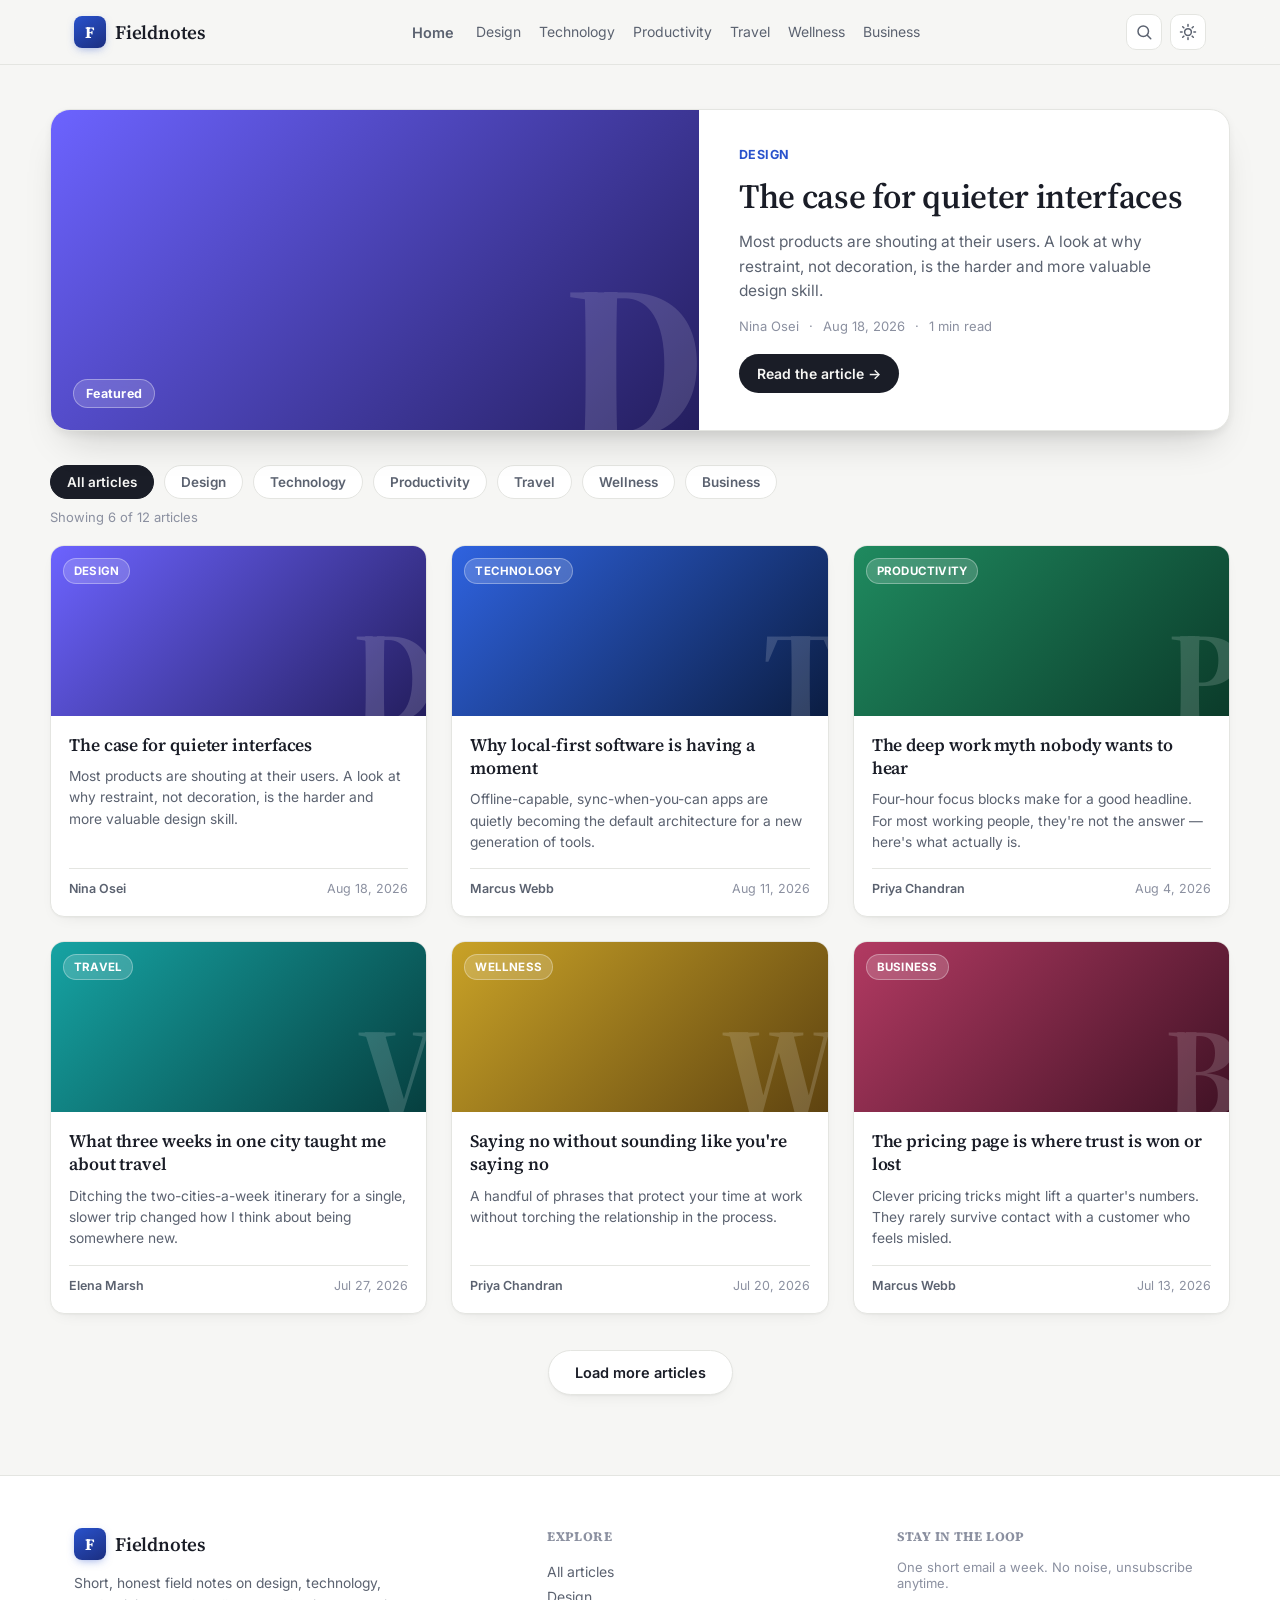
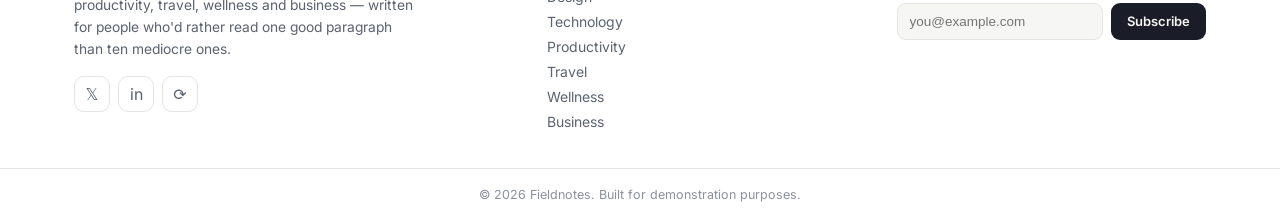
<file: blog-website/index.html>
<!DOCTYPE html>
<html lang="en">
<head>
<meta charset="UTF-8">
<meta name="viewport" content="width=device-width, initial-scale=1.0">
<title>Fieldnotes — Notes on design, tech, work &amp; life</title>
<link rel="preconnect" href="https://fonts.googleapis.com">
<link href="https://fonts.googleapis.com/css2?family=Source+Serif+4:opsz,wght@8..60,400;8..60,500;8..60,600;8..60,700&family=Inter:wght@400;500;600;700&display=swap" rel="stylesheet">
<link rel="stylesheet" href="styles.css">
</head>
<body>

<!-- ============ NAV ============ -->
<header class="nav" id="nav">
  <div class="nav-inner">
    <a href="#home" class="brand" onclick="closeMobileMenu()">
      <span class="brand-mark">F</span>
      <span class="brand-name">Fieldnotes</span>
    </a>

    <nav class="nav-links" id="navLinks">
      <a href="#home" class="nav-link" onclick="closeMobileMenu()">Home</a>
      <div class="nav-cats" id="navCats"></div>
    </nav>

    <div class="nav-actions">
      <button class="icon-btn" id="searchBtn" onclick="openSearch()" aria-label="Search articles" title="Search">
        <svg width="18" height="18" viewBox="0 0 24 24" fill="none"><circle cx="11" cy="11" r="7" stroke="currentColor" stroke-width="2"/><path d="M21 21l-4.3-4.3" stroke="currentColor" stroke-width="2" stroke-linecap="round"/></svg>
      </button>
      <button class="icon-btn" id="themeBtn" onclick="toggleTheme()" aria-label="Toggle dark mode" title="Toggle dark mode">
        <svg id="themeIconSun" width="18" height="18" viewBox="0 0 24 24" fill="none"><circle cx="12" cy="12" r="4.5" stroke="currentColor" stroke-width="2"/><path d="M12 2v2.2M12 19.8V22M4.9 4.9l1.55 1.55M17.55 17.55L19.1 19.1M2 12h2.2M19.8 12H22M4.9 19.1l1.55-1.55M17.55 6.45L19.1 4.9" stroke="currentColor" stroke-width="2" stroke-linecap="round"/></svg>
        <svg id="themeIconMoon" width="18" height="18" viewBox="0 0 24 24" fill="none" style="display:none"><path d="M20 14.5A8.5 8.5 0 1 1 9.5 4a7 7 0 0 0 10.5 10.5z" stroke="currentColor" stroke-width="2" stroke-linejoin="round"/></svg>
      </button>
      <button class="icon-btn menu-btn" id="menuBtn" onclick="toggleMobileMenu()" aria-label="Open menu" title="Menu">
        <svg width="18" height="18" viewBox="0 0 24 24" fill="none"><path d="M3 6h18M3 12h18M3 18h18" stroke="currentColor" stroke-width="2" stroke-linecap="round"/></svg>
      </button>
    </div>
  </div>
</header>

<!-- ============ HOME VIEW ============ -->
<main id="homeView">

  <section class="hero" id="heroSection"></section>

  <section class="filters-section">
    <div class="filters-inner">
      <div class="chip-row" id="chipRow"></div>
      <p class="result-count" id="resultCount"></p>
    </div>
  </section>

  <section class="grid-section">
    <div class="posts-grid" id="postsGrid"></div>
    <div class="load-more-wrap">
      <button class="load-more-btn" id="loadMoreBtn" onclick="loadMore()">Load more articles</button>
      <p class="all-loaded" id="allLoadedMsg" style="display:none">You've reached the end — that's every article for now.</p>
    </div>
  </section>

</main>

<!-- ============ DETAIL VIEW ============ -->
<main id="detailView" style="display:none"></main>

<!-- ============ FOOTER ============ -->
<footer class="footer">
  <div class="footer-inner">
    <div class="footer-brand">
      <div class="brand footer-logo">
        <span class="brand-mark">F</span>
        <span class="brand-name">Fieldnotes</span>
      </div>
      <p class="footer-blurb">Short, honest field notes on design, technology, productivity, travel, wellness and business — written for people who'd rather read one good paragraph than ten mediocre ones.</p>
      <div class="footer-social" id="footerSocial"></div>
    </div>

    <div class="footer-col">
      <h4>Explore</h4>
      <a href="#home" onclick="setCategory('all')">All articles</a>
      <div id="footerCats"></div>
    </div>

    <div class="footer-col">
      <h4>Stay in the loop</h4>
      <p class="footer-note">One short email a week. No noise, unsubscribe anytime.</p>
      <div class="newsletter">
        <input type="email" id="newsletterEmail" placeholder="you@example.com">
        <button onclick="subscribeNewsletter()">Subscribe</button>
      </div>
      <p class="newsletter-msg" id="newsletterMsg"></p>
    </div>
  </div>
  <div class="footer-bottom">
    <p>© <span id="year"></span> Fieldnotes. Built for demonstration purposes.</p>
  </div>
</footer>

<!-- ============ SEARCH OVERLAY ============ -->
<div class="search-overlay" id="searchOverlay">
  <div class="search-panel">
    <div class="search-input-row">
      <svg width="20" height="20" viewBox="0 0 24 24" fill="none"><circle cx="11" cy="11" r="7" stroke="currentColor" stroke-width="2"/><path d="M21 21l-4.3-4.3" stroke="currentColor" stroke-width="2" stroke-linecap="round"/></svg>
      <input type="text" id="searchInput" placeholder="Search articles, categories, tags…" oninput="renderSearchResults()">
      <button class="icon-btn" onclick="closeSearch()" aria-label="Close search">
        <svg width="18" height="18" viewBox="0 0 24 24" fill="none"><path d="M6 6l12 12M18 6L6 18" stroke="currentColor" stroke-width="2" stroke-linecap="round"/></svg>
      </button>
    </div>
    <div class="search-results" id="searchResults"></div>
  </div>
</div>

<script src="data.js"></script>
<script src="script.js"></script>
</body>
</html>
</file>
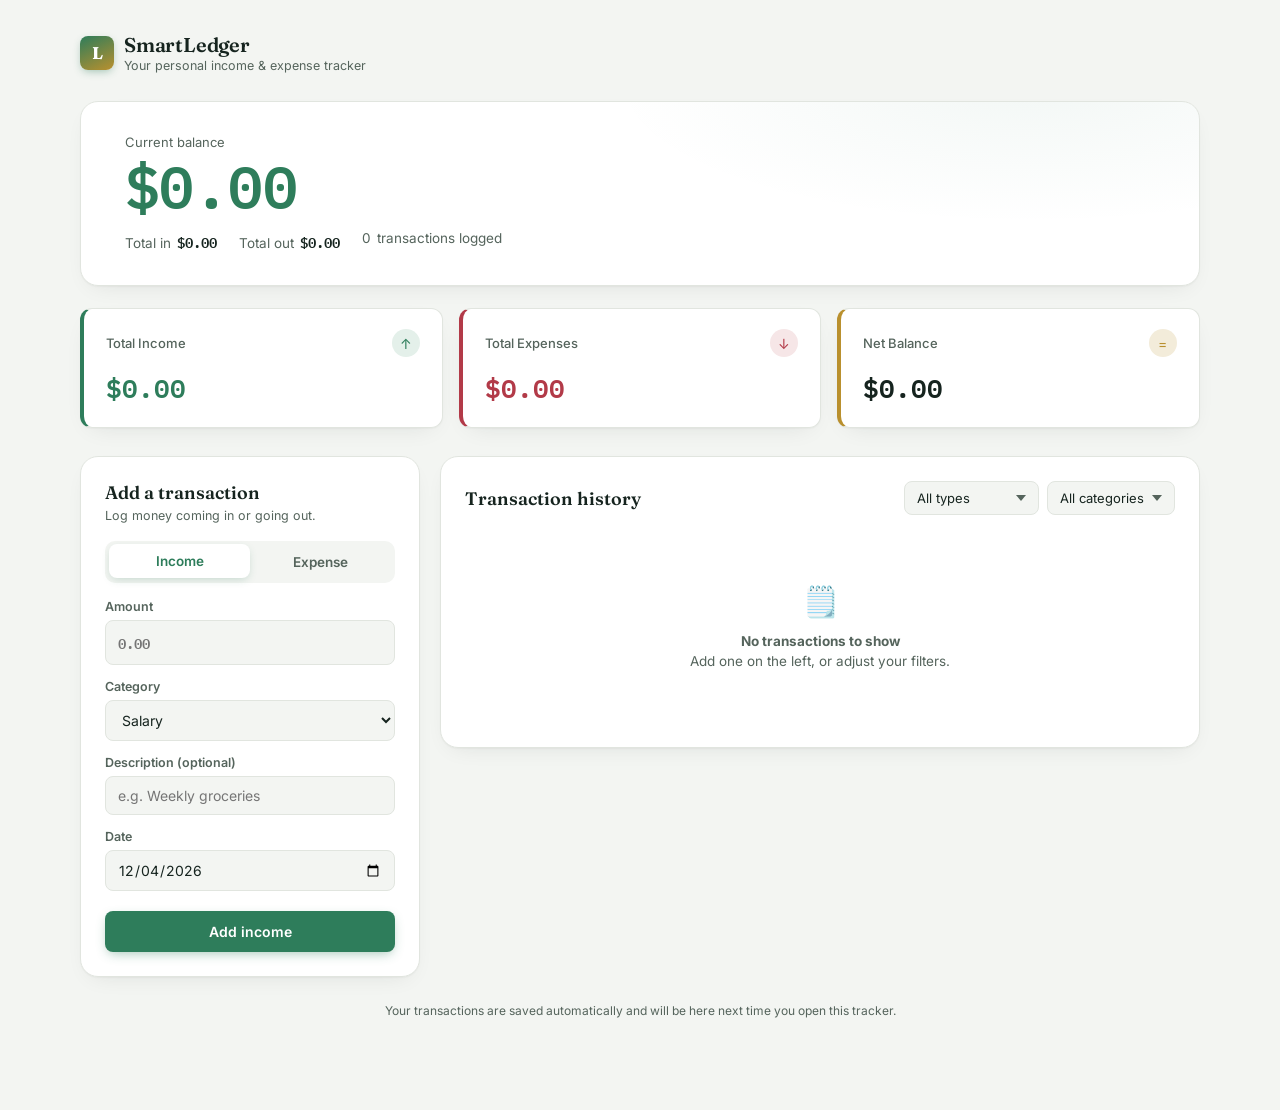
<file: expense-tracker/index.html>
<!DOCTYPE html>
<html lang="en">

<head>
  <meta charset="UTF-8">
  <meta name="viewport" content="width=device-width, initial-scale=1.0">
  <title>Ledger — Personal Finance Tracker</title>
  <link rel="preconnect" href="https://fonts.googleapis.com">
  <link
    href="https://fonts.googleapis.com/css2?family=Fraunces:opsz,wght@9..144,400;9..144,500;9..144,600;9..144,700&family=Inter:wght@400;500;600;700&family=IBM+Plex+Mono:wght@400;500;600&display=swap"
    rel="stylesheet">
  <link rel="stylesheet" href="styles.css">
</head>

<body>
  <div class="wrap">

    <div class="top">
      <div class="brand">
        <div class="brand-mark">L</div>
        <div>
          <div class="brand-name">SmartLedger</div>
          <div class="brand-sub">Your personal income &amp; expense tracker</div>
        </div>
      </div>
    </div>

    <div class="hero">
      <p class="hero-label">Current balance</p>
      <p class="hero-balance" id="heroBalance">$0.00</p>
      <div class="hero-foot">
        <div class="stat">Total in <b id="heroIn">$0.00</b></div>
        <div class="stat">Total out <b id="heroOut">$0.00</b></div>
        <div class="stat"><span id="heroCount">0</span> transactions logged</div>
      </div>
    </div>

    <div class="summary">
      <div class="sum-card income">
        <div class="sum-top"><span class="sum-title">Total Income</span><span class="sum-icon">↑</span></div>
        <div class="sum-amount" id="cardIncome">$0.00</div>
      </div>
      <div class="sum-card expense">
        <div class="sum-top"><span class="sum-title">Total Expenses</span><span class="sum-icon">↓</span></div>
        <div class="sum-amount" id="cardExpense">$0.00</div>
      </div>
      <div class="sum-card balance">
        <div class="sum-top"><span class="sum-title">Net Balance</span><span class="sum-icon">=</span></div>
        <div class="sum-amount" id="cardBalance">$0.00</div>
      </div>
    </div>

    <div class="grid">

      <!-- FORM -->
      <div class="panel form-panel">
        <h2 class="form-title" id="formTitle">Add a transaction</h2>
        <p class="form-sub" id="formSub">Log money coming in or going out.</p>

        <div class="type-toggle">
          <button type="button" class="active income" id="btnIncome" onclick="setType('income')">Income</button>
          <button type="button" class="expense" id="btnExpense" onclick="setType('expense')">Expense</button>
        </div>

        <div id="txForm">
          <div class="field amount">
            <label for="amount">Amount</label>
            <input type="number" id="amount" step="0.01" min="0.01" placeholder="0.00" required>
          </div>
          <div class="field">
            <label for="category">Category</label>
            <select id="category" required></select>
          </div>
          <div class="field">
            <label for="description">Description (optional)</label>
            <input type="text" id="description" placeholder="e.g. Weekly groceries" maxlength="60">
          </div>
          <div class="field">
            <label for="date">Date</label>
            <input type="date" id="date" required>
          </div>
          <button type="button" class="submit-btn income-mode" id="submitBtn" onclick="handleSubmit()">Add
            income</button>
          <button type="button" class="cancel-edit" id="cancelEdit" onclick="cancelEditMode()">Cancel edit</button>
        </div>
      </div>

      <!-- LIST -->
      <div class="panel list-panel">
        <div class="list-head">
          <h2 class="list-title">Transaction history</h2>
          <div class="filters">
            <select id="typeFilter" onchange="renderList()">
              <option value="all">All types</option>
              <option value="income">Income only</option>
              <option value="expense">Expenses only</option>
            </select>
            <select id="categoryFilter" onchange="renderList()">
              <option value="all">All categories</option>
            </select>
          </div>
        </div>
        <div id="txList"></div>
      </div>

    </div>

    <p class="storage-note" id="storageNote">Loading your saved transactions…</p>
  </div>

  <script src="script.js"></script>
</body>

</html>
</file>
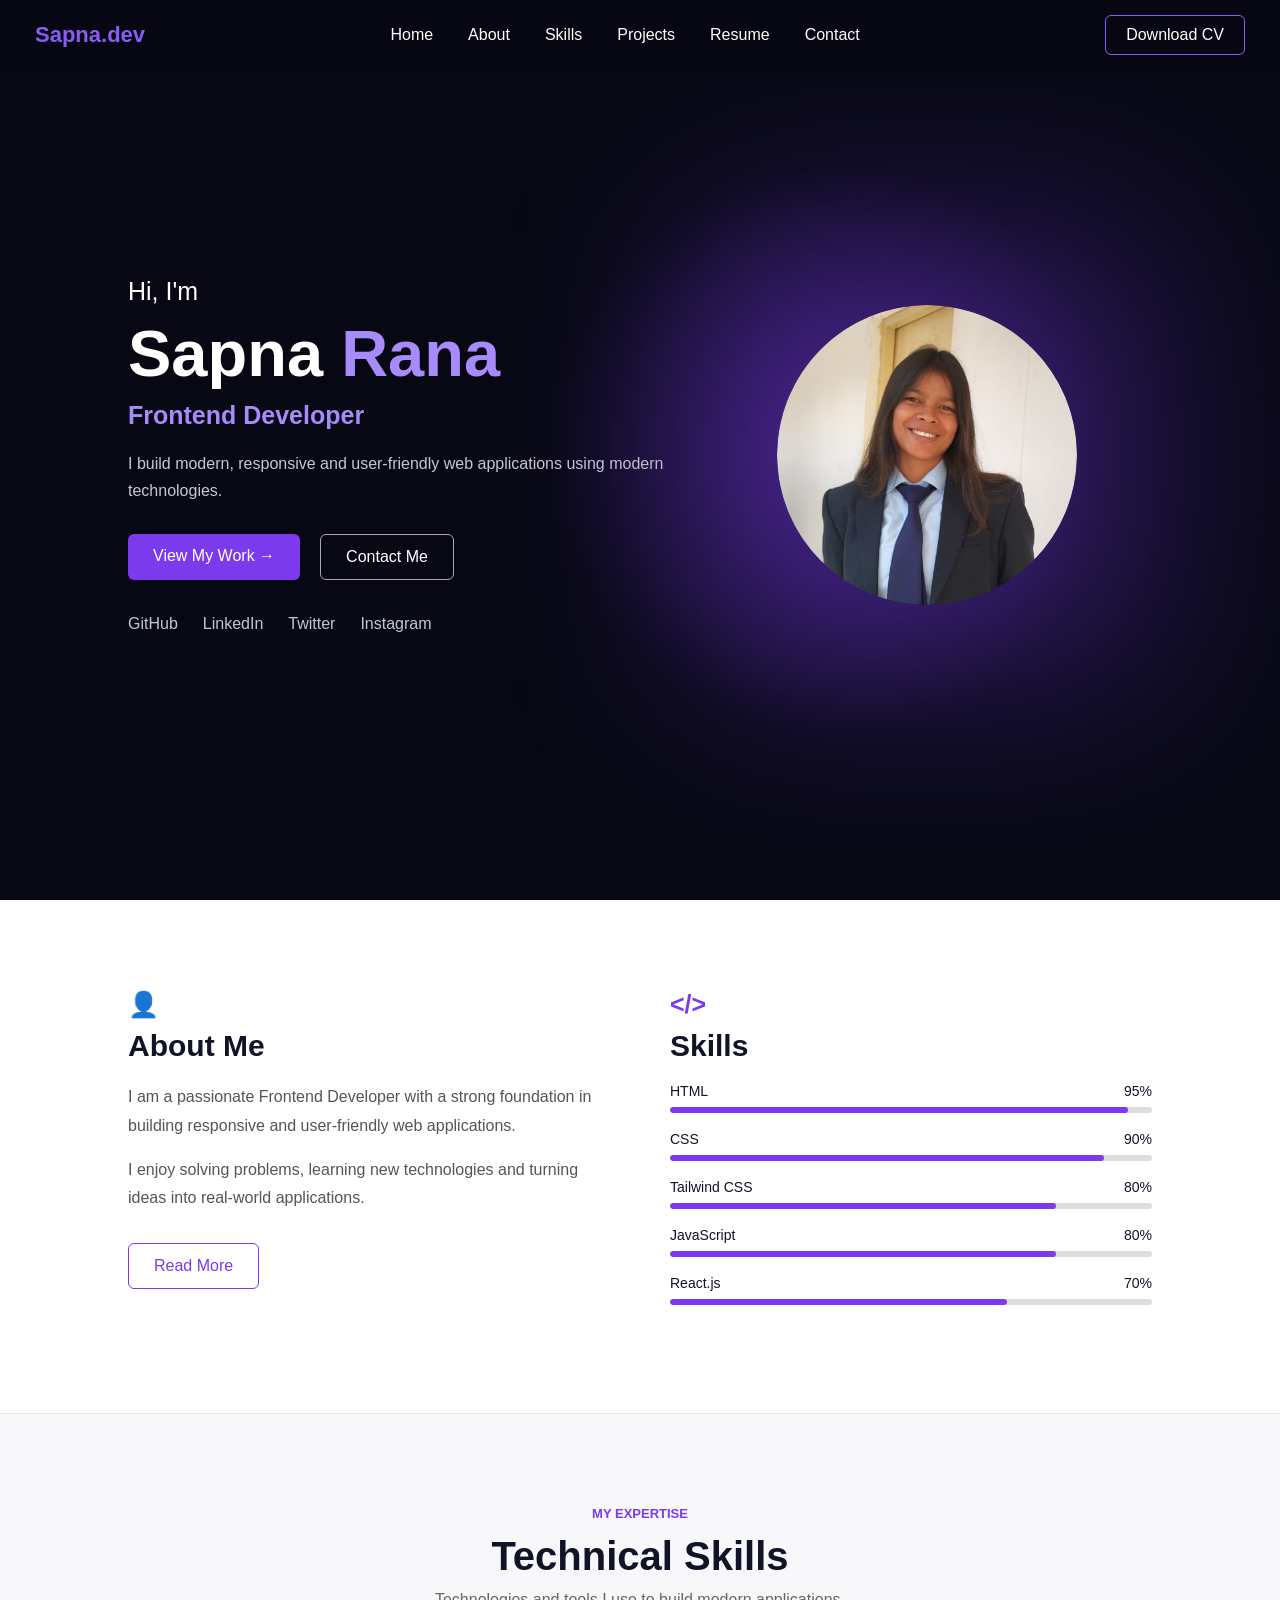
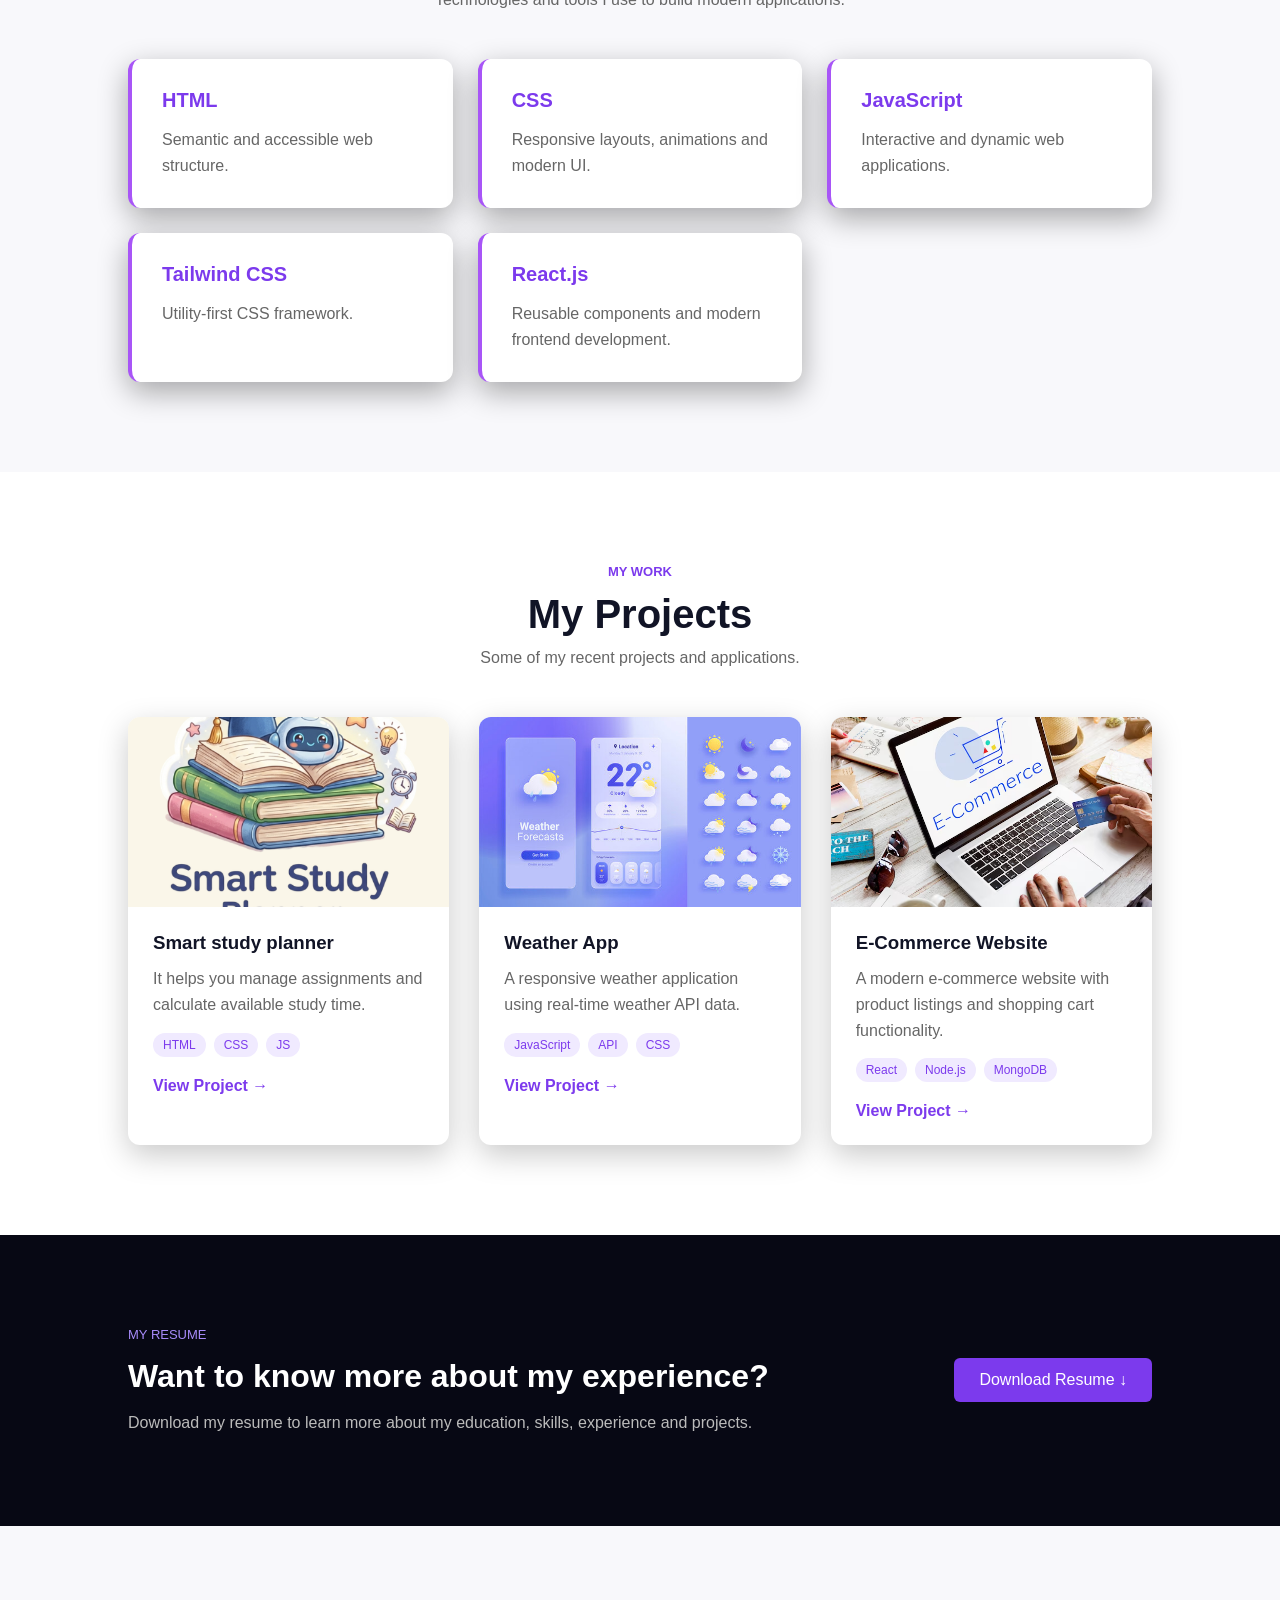
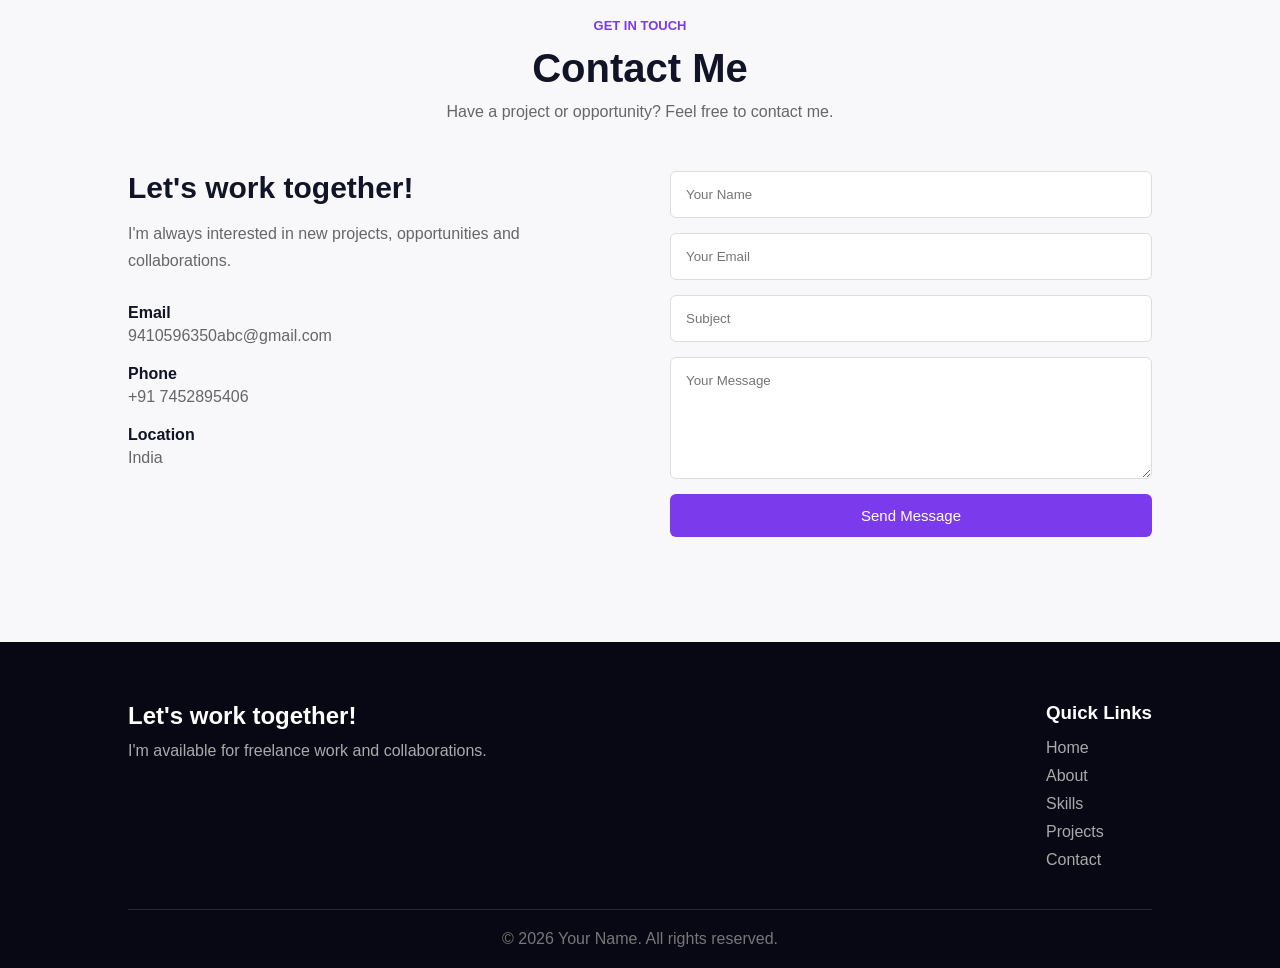
<file: Personal-Portfolio/index.html>
<!DOCTYPE html>
<html lang="en">

<head>
  <meta charset="UTF-8">
  <meta name="viewport" content="width=device-width, initial-scale=1.0">

  <title>Personal Portfolio</title>

  <link rel="stylesheet" href="style.css">
</head>

<body>

  <!-- ================= NAVBAR ================= -->

  <header class="header">

    <nav class="navbar">

      <div class="logo">
        <span>Sapna.dev</span>
      </div>

      <ul class="nav-links" id="navLinks">
        <li><a href="#home">Home</a></li>
        <li><a href="#about">About</a></li>
        <li><a href="#skills">Skills</a></li>
        <li><a href="#projects">Projects</a></li>
        <li><a href="#resume">Resume</a></li>
        <li><a href="#contact">Contact</a></li>
      </ul>

      <a href="assets/resume.pdf" download class="nav-btn">
        Download CV
      </a>

      <div class="menu-btn" id="menuBtn">
        ☰
      </div>

    </nav>

  </header>


  <!-- ================= HOME ================= -->

  <section id="home" class="hero">

    <div class="hero-content">

      <p class="intro">Hi, I'm</p>

      <h1>
        Sapna <span>Rana</span>
      </h1>

      <h2>Frontend Developer</h2>

      <p class="hero-text">
        I build modern, responsive and user-friendly
        web applications using modern technologies.
      </p>

      <div class="hero-buttons">

        <a href="#projects" class="primary-btn">
          View My Work →
        </a>

        <a href="#contact" class="secondary-btn">
          Contact Me
        </a>

      </div>

      <div class="social-links">

        <a href="">GitHub</a>
        <a href="www.linkedin.com/in/sapna-rana-65a644295">LinkedIn</a>
        <a href="#">Twitter</a>
        <a href="#">Instagram</a>

      </div>

    </div>


    <div class="hero-image">

      <div class="image-glow"></div>

      <img src="Assets/portfolio_photo.jpeg" alt="Profile Image">

    </div>

  </section>


  <!-- ================= ABOUT ================= -->

  <section id="about" class="about section">

    <div class="about-content">

      <div class="section-icon">👤</div>

      <h2>About Me</h2>

      <p>
        I am a passionate Frontend Developer with a strong
        foundation in building responsive and user-friendly
        web applications.
      </p>

      <p>
        I enjoy solving problems, learning new technologies
        and turning ideas into real-world applications.
      </p>

      <a href="#contact" class="outline-btn">
        Read More
      </a>

    </div>


    <div class="skills-preview">

      <div class="section-icon">&lt;/&gt;</div>

      <h2>Skills</h2>

      <div class="skill-item">

        <div class="skill-name">
          <span>HTML</span>
          <span>95%</span>
        </div>

        <div class="progress">
          <div class="progress-bar html"></div>
        </div>

      </div>
     


      <div class="skill-item">

        <div class="skill-name">
          <span>CSS</span>
          <span>90%</span>
        </div>

        <div class="progress">
          <div class="progress-bar css"></div>
        </div>

      </div>

      <div class="skill-item">

        <div class="skill-name">
          <span>Tailwind CSS</span>
          <span>80%</span>
        </div>

        <div class="progress">
          <div class="progress-bar tailwind"></div>
        </div>

      </div>


      <div class="skill-item">

        <div class="skill-name">
          <span>JavaScript</span>
          <span>80%</span>
        </div>

        <div class="progress">
          <div class="progress-bar javascript"></div>
        </div>

      </div>


      <div class="skill-item">

        <div class="skill-name">
          <span>React.js</span>
          <span>70%</span>
        </div>

        <div class="progress">
          <div class="progress-bar react"></div>
        </div>

      </div>

    </div>

  </section>


  <!-- ================= SKILLS ================= -->

  <section id="skills" class="skills section">

    <div class="section-heading">

      <span>MY EXPERTISE</span>

      <h2>Technical Skills</h2>

      <p>
        Technologies and tools I use to build modern applications.
      </p>

    </div>


    <div class="skills-grid">

      <div class="skill-card">
        <div class="skill-card-icon">HTML</div>
        <!-- <h3>HTML5</h3> -->
        <p>Semantic and accessible web structure.</p>
      </div>

      <div class="skill-card">
        <div class="skill-card-icon">CSS</div>
        <!-- <h3>CSS3</h3> -->
        <p>Responsive layouts, animations and modern UI.</p>
      </div>

      <div class="skill-card">
        <div class="skill-card-icon">JavaScript</div>
        <!-- <h3>JavaScript</h3> -->
        <p>Interactive and dynamic web applications.</p>
      </div>

      <div class="skill-card">
        <div class="skill-card-icon">Tailwind CSS</div>
        <!-- <h3>Node.js</h3> -->
        <p>Utility-first CSS framework.</p>
      </div>

      <div class="skill-card">
        <div class="skill-card-icon">React.js</div>
        <!-- <h3>React.js</h3> -->
        <p>Reusable components and modern frontend development.</p>
      </div>



      <!-- <div class="skill-card">
        <div class="skill-card-icon">M</div>
        <h3>MongoDB</h3>
        <p>Database management and data storage.</p>
      </div> -->

    </div>

  </section>


  <!-- ================= PROJECTS ================= -->

  <section id="projects" class="projects section">

    <div class="section-heading">

      <span>MY WORK</span>

      <h2>My Projects</h2>

      <p>
        Some of my recent projects and applications.
      </p>

    </div>


    <div class="project-grid">


      <!-- Project 1 -->

      <div class="project-card">

        <div class="project-image">
          <img src="Assets/project1.png" alt="Task Manager Project">
        </div>

        <div class="project-content">

          <h3>Smart study planner</h3>

          <p>
            It helps you manage assignments and calculate available study time.
          </p>

          <div class="tags">
            <span>HTML</span>
            <span>CSS</span>
            <span>JS</span>
          </div>

          <a href="#" class="project-link">
            View Project →
          </a>

        </div>

      </div>


      <!-- Project 2 -->

      <div class="project-card">

        <div class="project-image">
          <img src="Assets/project2.jpg" alt="Weather App">
        </div>

        <div class="project-content">

          <h3>Weather App</h3>

          <p>
            A responsive weather application using
            real-time weather API data.
          </p>

          <div class="tags">
            <span>JavaScript</span>
            <span>API</span>
            <span>CSS</span>
          </div>

          <a href="#" class="project-link">
            View Project →
          </a>

        </div>

      </div>


      <!-- Project 3 -->

      <div class="project-card">

        <div class="project-image">
          <img src="Assets/project3.avif" alt="E-Commerce Website">
        </div>

        <div class="project-content">

          <h3>E-Commerce Website</h3>

          <p>
            A modern e-commerce website with product
            listings and shopping cart functionality.
          </p>

          <div class="tags">
            <span>React</span>
            <span>Node.js</span>
            <span>MongoDB</span>
          </div>

          <a href="#" class="project-link">
            View Project →
          </a>

        </div>

      </div>

    </div>

  </section>


  <!-- ================= RESUME ================= -->

  <section id="resume" class="resume section">

    <div class="resume-box">

      <div>
        <span>MY RESUME</span>

        <h2>
          Want to know more about my experience?
        </h2>

        <p>
          Download my resume to learn more about my
          education, skills, experience and projects.
        </p>
      </div>

      <a href="Assets/resume.pdf" target="_blank" class="primary-btn">
        Download Resume ↓
      </a>

    </div>

  </section>


  <!-- ================= CONTACT ================= -->

  <section id="contact" class="contact section">

    <div class="section-heading">

      <span>GET IN TOUCH</span>

      <h2>Contact Me</h2>

      <p>
        Have a project or opportunity? Feel free to contact me.
      </p>

    </div>


    <div class="contact-container">


      <div class="contact-info">

        <h3>Let's work together!</h3>

        <p>
          I'm always interested in new projects,
          opportunities and collaborations.
        </p>

        <div class="contact-detail">
          <strong>Email</strong>
          <span>9410596350abc@gmail.com</span>
        </div>

        <div class="contact-detail">
          <strong>Phone</strong>
          <span>+91 7452895406</span>
        </div>

        <div class="contact-detail">
          <strong>Location</strong>
          <span>India</span>
        </div>

      </div>


      <form id="contactForm" class="contact-form">

        <input type="text" id="name" placeholder="Your Name">

        <input type="email" id="email" placeholder="Your Email">

        <input type="text" id="subject" placeholder="Subject">

        <textarea id="message" rows="6" placeholder="Your Message"></textarea>

        <button type="submit" class="primary-btn">
          Send Message
        </button>

        <p id="formMessage"></p>

      </form>

    </div>

  </section>


  <!-- ================= FOOTER ================= -->

  <footer class="footer">

    <div class="footer-content">

      <div>

        <h2>Let's work together!</h2>

        <p>
          I'm available for freelance work and collaborations.
        </p>

      </div>


      <div class="footer-links">

        <h3>Quick Links</h3>

        <a href="#home">Home</a>
        <a href="#about">About</a>
        <a href="#skills">Skills</a>
        <a href="#projects">Projects</a>
        <a href="#contact">Contact</a>

      </div>

    </div>


    <div class="copyright">

      © 2026 Your Name. All rights reserved.

    </div>

  </footer>


  <script src="script.js"></script>

</body>

</html>
</file>
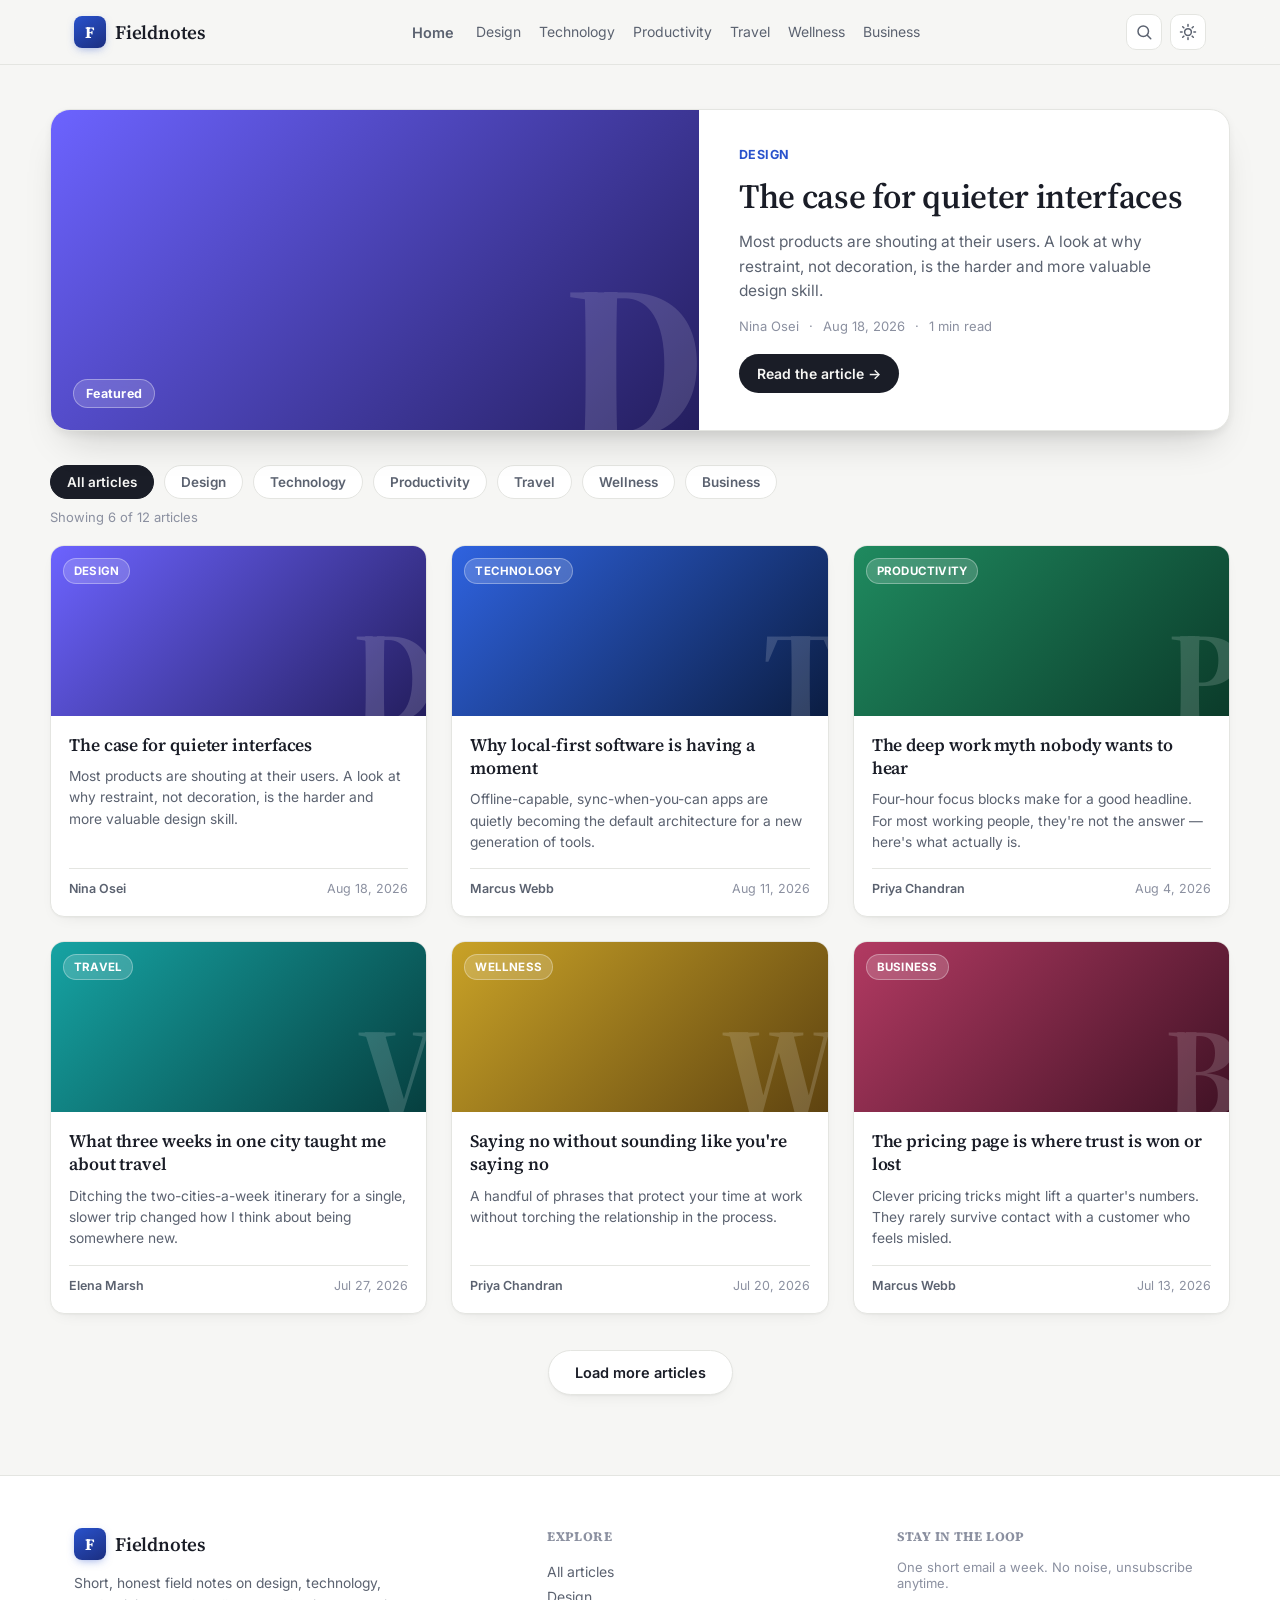
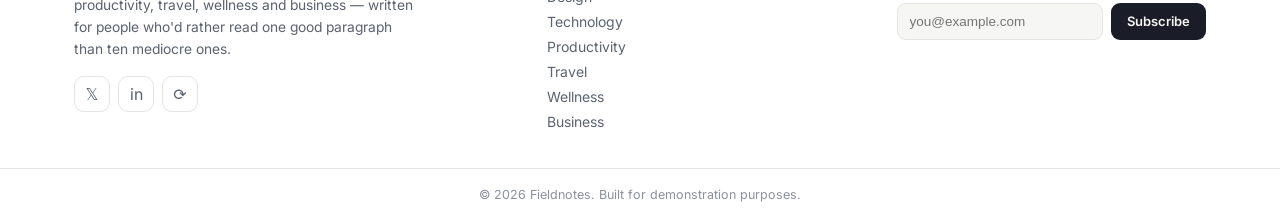
<file: blog-website/blog.html>
<!DOCTYPE html>
<html lang="en">
<head>
<meta charset="UTF-8">
<meta name="viewport" content="width=device-width, initial-scale=1.0">
<title>Fieldnotes — Notes on design, tech, work &amp; life</title>
<link rel="preconnect" href="https://fonts.googleapis.com">
<link href="https://fonts.googleapis.com/css2?family=Source+Serif+4:opsz,wght@8..60,400;8..60,500;8..60,600;8..60,700&family=Inter:wght@400;500;600;700&display=swap" rel="stylesheet">
<style>
:root{
  --bg: #F6F6F4;
  --surface: #FFFFFF;
  --surface-2: #F0F1EE;
  --ink: #1A1D27;
  --ink-soft: #5B6270;
  --ink-faint: #8B90A0;
  --line: #E4E5E1;
  --accent: #2952CC;
  --accent-ink: #FFFFFF;
  --accent-soft: #E7ECFB;
  --accent2: #C9A227;
  --danger: #B23A3A;
  --radius-lg: 20px;
  --radius-md: 14px;
  --radius-sm: 9px;
  --shadow-1: 0 1px 2px rgba(20,20,20,.04), 0 6px 18px -10px rgba(20,20,20,.12);
  --shadow-2: 0 4px 10px rgba(20,20,20,.06), 0 22px 40px -18px rgba(20,20,20,.22);
  --ease: cubic-bezier(.22,.9,.32,1);
  color-scheme: light;
}

html.dark{
  --bg: #14161C;
  --surface: #1C1F28;
  --surface-2: #21242E;
  --ink: #ECEDF1;
  --ink-soft: #9AA0AE;
  --ink-faint: #6C7280;
  --line: #2B2F3A;
  --accent: #6C8CFF;
  --accent-ink: #101322;
  --accent-soft: #232A45;
  --accent2: #E0BB4E;
  --shadow-1: 0 1px 2px rgba(0,0,0,.3), 0 6px 18px -10px rgba(0,0,0,.5);
  --shadow-2: 0 4px 10px rgba(0,0,0,.35), 0 24px 44px -18px rgba(0,0,0,.6);
  color-scheme: dark;
}

*{box-sizing:border-box;}
html{scroll-behavior:smooth;}
html,body{margin:0;padding:0;}
body{
  background:var(--bg);
  color:var(--ink);
  font-family:'Inter',system-ui,sans-serif;
  -webkit-font-smoothing:antialiased;
  transition: background .35s var(--ease), color .35s var(--ease);
}
h1,h2,h3,h4{font-family:'Source Serif 4', Georgia, serif; margin:0;}
p{margin:0;}
a{color:inherit; text-decoration:none;}
button{font-family:inherit;}
img{max-width:100%; display:block;}
::selection{background:var(--accent-soft); color:var(--accent);}

.wrap{max-width:1180px; margin:0 auto; padding:0 24px;}

@keyframes riseIn{
  from{opacity:0; transform:translateY(16px);}
  to{opacity:1; transform:translateY(0);}
}
@keyframes fadeIn{
  from{opacity:0;} to{opacity:1;}
}

/* ================= NAV ================= */
.nav{
  position:sticky; top:0; z-index:50;
  background:color-mix(in srgb, var(--bg) 88%, transparent);
  backdrop-filter: blur(10px);
  border-bottom:1px solid var(--line);
  transition: background .35s var(--ease), border-color .35s var(--ease);
}
.nav-inner{
  max-width:1180px; margin:0 auto; padding:14px 24px;
  display:flex; align-items:center; justify-content:space-between; gap:20px;
}
.brand{display:flex; align-items:center; gap:9px;}
.brand-mark{
  width:32px; height:32px; border-radius:8px;
  background: linear-gradient(150deg, var(--accent), #1B2E80);
  color:#fff; font-family:'Source Serif 4',serif; font-weight:700; font-size:16px;
  display:flex; align-items:center; justify-content:center;
  box-shadow: 0 3px 10px -3px rgba(41,82,204,.55);
  transition: transform .3s var(--ease);
  flex-shrink:0;
}
.brand:hover .brand-mark{transform: rotate(-6deg) scale(1.06);}
.brand-name{font-family:'Source Serif 4', serif; font-weight:600; font-size:19px; letter-spacing:-.01em;}

.nav-links{display:flex; align-items:center; gap:22px;}
.nav-link{font-size:14.5px; font-weight:600; color:var(--ink-soft); transition: color .2s var(--ease);}
.nav-link:hover{color:var(--accent);}
.nav-cats{display:flex; gap:18px;}
.nav-cats a{
  font-size:14px; color:var(--ink-soft); position:relative; padding-bottom:2px;
  transition: color .2s var(--ease);
}
.nav-cats a::after{
  content:""; position:absolute; left:0; right:0; bottom:-3px; height:2px;
  background:var(--accent); transform:scaleX(0); transform-origin:left;
  transition: transform .25s var(--ease);
}
.nav-cats a:hover{color:var(--ink);}
.nav-cats a:hover::after{transform:scaleX(1);}

.nav-actions{display:flex; align-items:center; gap:8px;}
.icon-btn{
  width:36px; height:36px; border-radius:10px; border:1px solid var(--line);
  background:var(--surface); color:var(--ink-soft); cursor:pointer;
  display:flex; align-items:center; justify-content:center;
  transition: transform .18s var(--ease), background .18s var(--ease), color .18s var(--ease), box-shadow .18s var(--ease);
}
.icon-btn:hover{ color:var(--accent); transform:translateY(-2px); box-shadow:var(--shadow-1); background:var(--accent-soft); }
.icon-btn:active{ transform:translateY(0) scale(.94); }
.menu-btn{display:none;}

@media (max-width: 860px){
  .nav-links{
    position:fixed; inset:60px 0 auto 0; background:var(--surface);
    flex-direction:column; align-items:flex-start; gap:4px; padding:14px 24px 20px;
    border-bottom:1px solid var(--line); box-shadow:var(--shadow-2);
    transform: translateY(-12px); opacity:0; pointer-events:none;
    transition: transform .25s var(--ease), opacity .2s var(--ease);
  }
  .nav-links.open{ transform:translateY(0); opacity:1; pointer-events:auto; }
  .nav-cats{flex-direction:column; gap:2px; width:100%;}
  .nav-cats a{padding:9px 4px; width:100%;}
  .nav-link{padding:9px 4px; width:100%;}
  .menu-btn{display:flex;}
}

/* ================= HERO ================= */
.hero{padding:44px 24px 8px;}
.hero-card{
  max-width:1180px; margin:0 auto;
  display:grid; grid-template-columns: 1.1fr .9fr; gap:0;
  background:var(--surface); border:1px solid var(--line); border-radius:var(--radius-lg);
  overflow:hidden; box-shadow:var(--shadow-2);
  animation: riseIn .55s var(--ease) both;
}
.hero-cover{
  position:relative; min-height:320px; display:flex; align-items:flex-end; padding:22px;
  overflow:hidden;
}
.hero-cover .cover-letter{
  position:absolute; right:-6px; bottom:-40px; font-family:'Source Serif 4',serif; font-weight:700;
  font-size:220px; line-height:1; color:rgba(255,255,255,.14); user-select:none;
}
.hero-badge{
  position:relative; z-index:1;
  background:rgba(255,255,255,.16); color:#fff; backdrop-filter: blur(6px);
  border:1px solid rgba(255,255,255,.35);
  font-size:12.5px; font-weight:700; letter-spacing:.02em;
  padding:6px 12px; border-radius:100px;
}
.hero-body{padding:34px 40px; display:flex; flex-direction:column; justify-content:center; gap:14px;}
.hero-cat{font-size:12.5px; font-weight:700; color:var(--accent); text-transform:uppercase; letter-spacing:.04em;}
.hero-title{font-size:clamp(24px, 3vw, 34px); font-weight:600; line-height:1.18; letter-spacing:-.01em;}
.hero-title a{ transition: color .2s var(--ease); }
.hero-title a:hover{ color:var(--accent); }
.hero-excerpt{font-size:15.5px; color:var(--ink-soft); line-height:1.6; max-width:52ch;}
.hero-meta{display:flex; align-items:center; gap:10px; font-size:13px; color:var(--ink-faint);}
.hero-cta{
  margin-top:6px; display:inline-flex; align-items:center; gap:8px;
  background:var(--ink); color:var(--bg); font-weight:600; font-size:14px;
  padding:11px 18px; border-radius:100px; width:fit-content;
  transition: transform .2s var(--ease), box-shadow .2s var(--ease), background .2s var(--ease);
}
.hero-cta:hover{ transform:translateY(-2px) translateX(2px); box-shadow:var(--shadow-2); background:var(--accent); color:#fff; }

@media (max-width: 860px){
  .hero-card{grid-template-columns:1fr;}
  .hero-cover{min-height:200px;}
  .hero-body{padding:26px 24px 32px;}
}

/* ================= FILTER CHIPS ================= */
.filters-section{padding:26px 24px 6px;}
.filters-inner{max-width:1180px; margin:0 auto;}
.chip-row{display:flex; gap:10px; flex-wrap:wrap; margin-bottom:10px;}
.chip{
  padding:8px 16px; border-radius:100px; border:1px solid var(--line);
  background:var(--surface); font-size:13.5px; font-weight:600; color:var(--ink-soft);
  cursor:pointer; transition: transform .18s var(--ease), background .18s var(--ease), color .18s var(--ease), box-shadow .18s var(--ease), border-color .18s var(--ease);
}
.chip:hover{ transform:translateY(-2px); box-shadow:var(--shadow-1); }
.chip.active{ background:var(--ink); color:var(--bg); border-color:var(--ink); }
.result-count{font-size:13px; color:var(--ink-faint);}

/* ================= POSTS GRID ================= */
.grid-section{padding:14px 24px 60px;}
.posts-grid{
  max-width:1180px; margin:0 auto;
  display:grid; grid-template-columns:repeat(3, 1fr); gap:24px;
}
@media (max-width:960px){ .posts-grid{grid-template-columns:repeat(2,1fr);} }
@media (max-width:640px){ .posts-grid{grid-template-columns:1fr;} }

.post-card{
  background:var(--surface); border:1px solid var(--line); border-radius:var(--radius-md);
  overflow:hidden; display:flex; flex-direction:column;
  box-shadow:var(--shadow-1);
  animation: riseIn .5s var(--ease) both;
  transition: transform .25s var(--ease), box-shadow .25s var(--ease), border-color .25s var(--ease);
}
.post-card:hover{
  transform: translateY(-6px);
  box-shadow: var(--shadow-2);
}
.card-cover{
  position:relative; height:170px; overflow:hidden;
}
.card-cover .cover-letter{
  position:absolute; right:-10px; bottom:-26px; font-family:'Source Serif 4',serif; font-weight:700;
  font-size:130px; line-height:1; color:rgba(255,255,255,.16); user-select:none;
  transition: transform .4s var(--ease);
}
.post-card:hover .cover-letter{ transform: scale(1.08) rotate(-2deg); }
.card-tag{
  position:absolute; top:12px; left:12px; z-index:1;
  background:rgba(255,255,255,.18); color:#fff; backdrop-filter: blur(6px);
  border:1px solid rgba(255,255,255,.32);
  font-size:11.5px; font-weight:700; letter-spacing:.02em; text-transform:uppercase;
  padding:5px 10px; border-radius:100px;
}
.card-body{padding:18px 18px 20px; display:flex; flex-direction:column; gap:9px; flex:1;}
.card-title{font-size:17.5px; font-weight:600; line-height:1.32; letter-spacing:-.005em;}
.card-title a{transition: color .2s var(--ease);}
.post-card:hover .card-title a{color:var(--accent);}
.card-excerpt{font-size:13.8px; color:var(--ink-soft); line-height:1.55; flex:1;}
.card-meta{
  display:flex; align-items:center; justify-content:space-between;
  font-size:12.5px; color:var(--ink-faint); margin-top:6px; padding-top:12px; border-top:1px solid var(--line);
}
.card-meta .author{font-weight:600; color:var(--ink-soft);}

.load-more-wrap{max-width:1180px; margin:36px auto 0; text-align:center;}
.load-more-btn{
  padding:13px 26px; border-radius:100px; border:1px solid var(--line);
  background:var(--surface); color:var(--ink); font-weight:600; font-size:14.5px; cursor:pointer;
  box-shadow:var(--shadow-1);
  transition: transform .2s var(--ease), box-shadow .2s var(--ease), background .2s var(--ease), color .2s var(--ease);
}
.load-more-btn:hover{ transform:translateY(-3px); box-shadow:var(--shadow-2); background:var(--ink); color:var(--bg); }
.load-more-btn:active{ transform:translateY(-1px) scale(.98); }
.all-loaded{font-size:13.5px; color:var(--ink-faint); margin-top:4px;}

/* ================= DETAIL VIEW ================= */
.detail-hero{
  padding:0; position:relative; height:340px; overflow:hidden;
  display:flex; align-items:flex-end;
}
.detail-hero .cover-letter{
  position:absolute; right:-10px; bottom:-70px; font-family:'Source Serif 4',serif; font-weight:700;
  font-size:340px; line-height:1; color:rgba(255,255,255,.14); user-select:none;
}
.detail-hero-inner{
  position:relative; z-index:1; max-width:820px; margin:0 auto; width:100%;
  padding:0 24px 34px; color:#fff;
}
.back-link{
  display:inline-flex; align-items:center; gap:6px; font-size:13.5px; font-weight:600;
  color:rgba(255,255,255,.85); margin-bottom:16px; transition: transform .2s var(--ease), color .2s var(--ease);
}
.back-link:hover{ color:#fff; transform:translateX(-3px); }
.detail-badge{
  display:inline-block; background:rgba(255,255,255,.18); backdrop-filter:blur(6px);
  border:1px solid rgba(255,255,255,.35);
  font-size:12px; font-weight:700; letter-spacing:.03em; text-transform:uppercase;
  padding:5px 12px; border-radius:100px; margin-bottom:14px;
}
.detail-title{font-size:clamp(26px,4vw,42px); font-weight:600; line-height:1.15; letter-spacing:-.01em;}

.detail-body-wrap{max-width:760px; margin:0 auto; padding:38px 24px 0;}
.detail-meta{
  display:flex; align-items:center; gap:14px; flex-wrap:wrap;
  font-size:13.5px; color:var(--ink-faint); padding-bottom:26px; border-bottom:1px solid var(--line); margin-bottom:30px;
}
.detail-meta .author-name{font-weight:700; color:var(--ink);}
.detail-content p{
  font-size:17px; line-height:1.8; color:var(--ink); margin-bottom:22px;
  max-width:70ch;
}
.detail-content p:first-of-type::first-letter{
  font-family:'Source Serif 4', serif; font-size:52px; font-weight:700; float:left;
  line-height:.85; padding-right:8px; padding-top:4px; color:var(--accent);
}

.tag-row{display:flex; gap:8px; flex-wrap:wrap; margin:30px 0 0;}
.tag-pill{
  font-size:12.5px; font-weight:600; color:var(--ink-soft); background:var(--surface-2);
  border:1px solid var(--line); padding:6px 12px; border-radius:100px;
  transition: transform .18s var(--ease), background .18s var(--ease), color .18s var(--ease);
}
.tag-pill:hover{ transform:translateY(-2px); background:var(--accent-soft); color:var(--accent); }

.share-row{
  display:flex; align-items:center; gap:10px; margin:30px 0 6px; padding:22px 0;
  border-top:1px solid var(--line); border-bottom:1px solid var(--line);
}
.share-label{font-size:13px; font-weight:600; color:var(--ink-soft); margin-right:4px;}
.share-btn{
  width:38px; height:38px; border-radius:10px; border:1px solid var(--line);
  background:var(--surface); color:var(--ink-soft); cursor:pointer;
  display:flex; align-items:center; justify-content:center;
  transition: transform .18s var(--ease), box-shadow .18s var(--ease), background .18s var(--ease), color .18s var(--ease);
}
.share-btn:hover{ transform:translateY(-3px) rotate(-4deg); box-shadow:var(--shadow-1); background:var(--accent); color:#fff; border-color:var(--accent); }
.share-btn.copied{ background:var(--accent2); color:#fff; border-color:var(--accent2); }

/* Related */
.related-section{max-width:1180px; margin:0 auto; padding:50px 24px 10px;}
.related-title{font-size:22px; font-weight:600; margin-bottom:20px;}
.related-grid{display:grid; grid-template-columns:repeat(3,1fr); gap:22px;}
@media (max-width:860px){ .related-grid{grid-template-columns:1fr;} }

/* Comments */
.comments-section{max-width:760px; margin:0 auto; padding:50px 24px 70px;}
.comments-title{font-size:20px; font-weight:600; margin-bottom:22px;}
.comment-form{
  background:var(--surface); border:1px solid var(--line); border-radius:var(--radius-md);
  padding:18px; margin-bottom:28px; box-shadow:var(--shadow-1);
}
.comment-form-row{display:flex; gap:10px; margin-bottom:10px;}
.comment-form input, .comment-form textarea{
  width:100%; padding:10px 12px; border:1px solid var(--line); border-radius:var(--radius-sm);
  background:var(--bg); color:var(--ink); font-family:'Inter'; font-size:14px;
  transition: border-color .18s var(--ease), box-shadow .18s var(--ease), transform .18s var(--ease);
}
.comment-form textarea{resize:vertical; min-height:80px;}
.comment-form input:focus, .comment-form textarea:focus{
  outline:none; border-color:var(--accent); box-shadow:0 0 0 3px var(--accent-soft); transform:translateY(-1px);
}
.comment-submit{
  padding:10px 20px; border:none; border-radius:100px; background:var(--accent); color:#fff;
  font-weight:600; font-size:13.5px; cursor:pointer;
  box-shadow: 0 4px 12px -3px rgba(41,82,204,.45);
  transition: transform .18s var(--ease), box-shadow .18s var(--ease);
}
.comment-submit:hover{ transform:translateY(-2px); box-shadow:0 10px 20px -6px rgba(41,82,204,.5); }
.comment-submit:active{ transform:translateY(0) scale(.97); }

.comment-item{
  display:flex; gap:12px; padding:16px 0; border-bottom:1px solid var(--line);
  animation: riseIn .35s var(--ease) both;
}
.comment-avatar{
  width:36px; height:36px; border-radius:50%; flex-shrink:0;
  background: linear-gradient(150deg, var(--accent), var(--accent2));
  color:#fff; font-weight:700; font-size:14px; display:flex; align-items:center; justify-content:center;
}
.comment-name{font-size:14px; font-weight:700;}
.comment-date{font-size:12px; color:var(--ink-faint); margin-left:8px; font-weight:400;}
.comment-text{font-size:14.5px; color:var(--ink-soft); line-height:1.55; margin-top:3px;}
.no-comments{font-size:13.5px; color:var(--ink-faint); padding:10px 0;}

/* ================= SEARCH OVERLAY ================= */
.search-overlay{
  position:fixed; inset:0; z-index:100; background:rgba(10,10,14,.5); backdrop-filter: blur(4px);
  display:flex; align-items:flex-start; justify-content:center; padding:80px 20px;
  opacity:0; pointer-events:none; transition: opacity .25s var(--ease);
}
.search-overlay.open{ opacity:1; pointer-events:auto; }
.search-panel{
  width:100%; max-width:640px; background:var(--surface); border-radius:var(--radius-lg);
  box-shadow:var(--shadow-2); border:1px solid var(--line); overflow:hidden;
  transform: translateY(-16px) scale(.98); transition: transform .25s var(--ease);
  max-height:70vh; display:flex; flex-direction:column;
}
.search-overlay.open .search-panel{ transform: translateY(0) scale(1); }
.search-input-row{ display:flex; align-items:center; gap:10px; padding:16px 18px; border-bottom:1px solid var(--line); color:var(--ink-faint); }
.search-input-row input{
  flex:1; border:none; outline:none; background:transparent; color:var(--ink); font-size:16px; font-family:'Inter';
}
.search-results{ overflow-y:auto; padding:8px; }
.search-result-item{
  display:flex; gap:12px; align-items:center; padding:11px 12px; border-radius:var(--radius-sm); cursor:pointer;
  transition: background .15s var(--ease);
}
.search-result-item:hover{ background:var(--surface-2); }
.sr-cover{ width:44px; height:44px; border-radius:8px; flex-shrink:0; }
.sr-title{ font-size:14.5px; font-weight:600; }
.sr-meta{ font-size:12px; color:var(--ink-faint); }
.search-empty{ text-align:center; padding:40px 20px; color:var(--ink-faint); font-size:14px; }

/* ================= FOOTER ================= */
.footer{ background:var(--surface); border-top:1px solid var(--line); margin-top:20px; }
.footer-inner{
  max-width:1180px; margin:0 auto; padding:52px 24px 34px;
  display:grid; grid-template-columns:1.4fr 1fr 1fr; gap:40px;
}
@media (max-width:760px){ .footer-inner{grid-template-columns:1fr; gap:32px;} }
.footer-logo{ margin-bottom:12px; }
.footer-blurb{ font-size:13.8px; color:var(--ink-soft); line-height:1.6; max-width:38ch; }
.footer-social{ display:flex; gap:8px; margin-top:16px; }
.footer-col h4{ font-size:13px; font-weight:700; text-transform:uppercase; letter-spacing:.03em; color:var(--ink-faint); margin-bottom:14px; }
.footer-col a{ display:block; font-size:14px; color:var(--ink-soft); padding:4px 0; transition: color .18s var(--ease), transform .18s var(--ease); }
.footer-col a:hover{ color:var(--accent); transform:translateX(3px); }
.footer-note{ font-size:13px; color:var(--ink-faint); margin-bottom:12px; }
.newsletter{ display:flex; gap:8px; }
.newsletter input{
  flex:1; min-width:0; padding:10px 12px; border-radius:var(--radius-sm); border:1px solid var(--line);
  background:var(--bg); color:var(--ink); font-size:13.5px;
  transition: border-color .18s var(--ease), box-shadow .18s var(--ease);
}
.newsletter input:focus{ outline:none; border-color:var(--accent); box-shadow:0 0 0 3px var(--accent-soft); }
.newsletter button{
  padding:10px 16px; border:none; border-radius:var(--radius-sm); background:var(--ink); color:var(--bg);
  font-weight:600; font-size:13px; cursor:pointer; white-space:nowrap;
  transition: transform .18s var(--ease), background .18s var(--ease);
}
.newsletter button:hover{ transform:translateY(-2px); background:var(--accent); color:#fff; }
.newsletter-msg{ font-size:12.5px; color:var(--accent); margin-top:8px; min-height:16px; }
.footer-bottom{
  border-top:1px solid var(--line); padding:18px 24px; text-align:center;
  font-size:12.5px; color:var(--ink-faint);
}

@media (prefers-reduced-motion: reduce){
  *{ animation-duration:.001s !important; transition-duration:.001s !important; scroll-behavior:auto !important; }
}

</style>
</head>
<body>

<!-- ============ NAV ============ -->
<header class="nav" id="nav">
  <div class="nav-inner">
    <a href="#home" class="brand" onclick="closeMobileMenu()">
      <span class="brand-mark">F</span>
      <span class="brand-name">Fieldnotes</span>
    </a>

    <nav class="nav-links" id="navLinks">
      <a href="#home" class="nav-link" onclick="closeMobileMenu()">Home</a>
      <div class="nav-cats" id="navCats"></div>
    </nav>

    <div class="nav-actions">
      <button class="icon-btn" id="searchBtn" onclick="openSearch()" aria-label="Search articles" title="Search">
        <svg width="18" height="18" viewBox="0 0 24 24" fill="none"><circle cx="11" cy="11" r="7" stroke="currentColor" stroke-width="2"/><path d="M21 21l-4.3-4.3" stroke="currentColor" stroke-width="2" stroke-linecap="round"/></svg>
      </button>
      <button class="icon-btn" id="themeBtn" onclick="toggleTheme()" aria-label="Toggle dark mode" title="Toggle dark mode">
        <svg id="themeIconSun" width="18" height="18" viewBox="0 0 24 24" fill="none"><circle cx="12" cy="12" r="4.5" stroke="currentColor" stroke-width="2"/><path d="M12 2v2.2M12 19.8V22M4.9 4.9l1.55 1.55M17.55 17.55L19.1 19.1M2 12h2.2M19.8 12H22M4.9 19.1l1.55-1.55M17.55 6.45L19.1 4.9" stroke="currentColor" stroke-width="2" stroke-linecap="round"/></svg>
        <svg id="themeIconMoon" width="18" height="18" viewBox="0 0 24 24" fill="none" style="display:none"><path d="M20 14.5A8.5 8.5 0 1 1 9.5 4a7 7 0 0 0 10.5 10.5z" stroke="currentColor" stroke-width="2" stroke-linejoin="round"/></svg>
      </button>
      <button class="icon-btn menu-btn" id="menuBtn" onclick="toggleMobileMenu()" aria-label="Open menu" title="Menu">
        <svg width="18" height="18" viewBox="0 0 24 24" fill="none"><path d="M3 6h18M3 12h18M3 18h18" stroke="currentColor" stroke-width="2" stroke-linecap="round"/></svg>
      </button>
    </div>
  </div>
</header>

<!-- ============ HOME VIEW ============ -->
<main id="homeView">

  <section class="hero" id="heroSection"></section>

  <section class="filters-section">
    <div class="filters-inner">
      <div class="chip-row" id="chipRow"></div>
      <p class="result-count" id="resultCount"></p>
    </div>
  </section>

  <section class="grid-section">
    <div class="posts-grid" id="postsGrid"></div>
    <div class="load-more-wrap">
      <button class="load-more-btn" id="loadMoreBtn" onclick="loadMore()">Load more articles</button>
      <p class="all-loaded" id="allLoadedMsg" style="display:none">You've reached the end — that's every article for now.</p>
    </div>
  </section>

</main>

<!-- ============ DETAIL VIEW ============ -->
<main id="detailView" style="display:none"></main>

<!-- ============ FOOTER ============ -->
<footer class="footer">
  <div class="footer-inner">
    <div class="footer-brand">
      <div class="brand footer-logo">
        <span class="brand-mark">F</span>
        <span class="brand-name">Fieldnotes</span>
      </div>
      <p class="footer-blurb">Short, honest field notes on design, technology, productivity, travel, wellness and business — written for people who'd rather read one good paragraph than ten mediocre ones.</p>
      <div class="footer-social" id="footerSocial"></div>
    </div>

    <div class="footer-col">
      <h4>Explore</h4>
      <a href="#home" onclick="setCategory('all')">All articles</a>
      <div id="footerCats"></div>
    </div>

    <div class="footer-col">
      <h4>Stay in the loop</h4>
      <p class="footer-note">One short email a week. No noise, unsubscribe anytime.</p>
      <div class="newsletter">
        <input type="email" id="newsletterEmail" placeholder="you@example.com">
        <button onclick="subscribeNewsletter()">Subscribe</button>
      </div>
      <p class="newsletter-msg" id="newsletterMsg"></p>
    </div>
  </div>
  <div class="footer-bottom">
    <p>© <span id="year"></span> Fieldnotes. Built for demonstration purposes.</p>
  </div>
</footer>

<!-- ============ SEARCH OVERLAY ============ -->
<div class="search-overlay" id="searchOverlay">
  <div class="search-panel">
    <div class="search-input-row">
      <svg width="20" height="20" viewBox="0 0 24 24" fill="none"><circle cx="11" cy="11" r="7" stroke="currentColor" stroke-width="2"/><path d="M21 21l-4.3-4.3" stroke="currentColor" stroke-width="2" stroke-linecap="round"/></svg>
      <input type="text" id="searchInput" placeholder="Search articles, categories, tags…" oninput="renderSearchResults()">
      <button class="icon-btn" onclick="closeSearch()" aria-label="Close search">
        <svg width="18" height="18" viewBox="0 0 24 24" fill="none"><path d="M6 6l12 12M18 6L6 18" stroke="currentColor" stroke-width="2" stroke-linecap="round"/></svg>
      </button>
    </div>
    <div class="search-results" id="searchResults"></div>
  </div>
</div>

<script>
/* ============================================================
   Fieldnotes — sample content
   ============================================================ */

const CATEGORIES = [
  { id: "design",       label: "Design",       letter: "D", gradient: "linear-gradient(135deg, #6C63FF 0%, #241E5E 100%)" },
  { id: "technology",   label: "Technology",   letter: "T", gradient: "linear-gradient(135deg, #2F63E0 0%, #0B1D42 100%)" },
  { id: "productivity", label: "Productivity", letter: "P", gradient: "linear-gradient(135deg, #1F8A5F 0%, #0B3B2A 100%)" },
  { id: "travel",       label: "Travel",       letter: "V", gradient: "linear-gradient(135deg, #16A3A3 0%, #063F3F 100%)" },
  { id: "wellness",     label: "Wellness",     letter: "W", gradient: "linear-gradient(135deg, #C9A227 0%, #5E4310 100%)" },
  { id: "business",     label: "Business",     letter: "B", gradient: "linear-gradient(135deg, #B23A62 0%, #401225 100%)" }
];

function getCategory(id){
  return CATEGORIES.find(c => c.id === id) || CATEGORIES[0];
}

const POSTS = [
  {
    id: "quiet-interfaces",
    title: "The case for quieter interfaces",
    excerpt: "Most products are shouting at their users. A look at why restraint, not decoration, is the harder and more valuable design skill.",
    category: "design",
    tags: ["design systems", "minimalism", "ux"],
    author: "Nina Osei",
    date: "2026-08-18",
    featured: true,
    content: [
      "Open ten apps on your phone and count how many things are trying to get your attention at once — badges, banners, animated tooltips, colored dots that mean nothing on their own. Individually, each one seems harmless. Together, they add up to an interface that never stops talking.",
      "Quiet design isn't the absence of personality. It's the discipline of deciding what actually deserves a person's attention on any given screen, and then having the confidence to let everything else recede. That's a harder skill than it sounds, because loud design is easy to justify one decision at a time — 'just one more banner won't hurt' — while quiet design requires someone to keep saying no.",
      "The best test I've found is to imagine explaining every visual element on a screen to a stranger, one at a time: what does this color mean, why is this bold, why does this pulse. If you can't give a fast, confident answer, it's decoration, not communication, and decoration is what makes interfaces exhausting.",
      "None of this is an argument for blank, lifeless products. It's an argument for spending your visual loudness on one or two things per screen that truly matter, and letting the rest of the interface do its job without raising its voice."
    ]
  },
  {
    id: "local-first-software",
    title: "Why local-first software is having a moment",
    excerpt: "Offline-capable, sync-when-you-can apps are quietly becoming the default architecture for a new generation of tools.",
    category: "technology",
    tags: ["software architecture", "offline", "sync"],
    author: "Marcus Webb",
    date: "2026-08-11",
    featured: false,
    content: [
      "For most of the last fifteen years, 'cloud-first' was simply how software got built: the server held the truth, and the client was a thin window onto it. That model is easy to reason about, but it comes with a quiet cost — your app stops working the moment your connection does.",
      "Local-first software flips the default. Data lives on the device first, changes are applied instantly with no spinner, and syncing to the server (and other devices) happens in the background whenever a connection is available. The user experience is dramatically better in the ordinary case, and it degrades gracefully in the bad one instead of breaking outright.",
      "The hard part was never the idea — it's conflict resolution. When two people edit the same document offline and reconnect, whose change wins? A new generation of data structures, broadly known as CRDTs, solve this in a way that lets edits merge automatically without a central arbiter, and that's what's made local-first practical at scale rather than just a nice theory.",
      "The teams shipping this well treat the network as an optimization, not a dependency. That single mental shift changes almost every decision downstream, from how state is stored to how errors are surfaced to the person actually using the product."
    ]
  },
  {
    id: "deep-work-myth",
    title: "The deep work myth nobody wants to hear",
    excerpt: "Four-hour focus blocks make for a good headline. For most working people, they're not the answer — here's what actually is.",
    category: "productivity",
    tags: ["focus", "time management", "work habits"],
    author: "Priya Chandran",
    date: "2026-08-04",
    featured: false,
    content: [
      "The advice is everywhere: block off four uninterrupted hours, turn off every notification, and do your most important work in one long, glorious stretch. For a small number of people with a small number of jobs, this genuinely works. For almost everyone else, it's a plan that fails by 10am and then gets blamed on the person, not the plan.",
      "Most real jobs are interrupt-driven by design. You have a team that needs answers, a manager who needs updates, and a role that exists precisely because other people depend on your responsiveness. Treating that as a personal failure to protect your calendar misses the actual shape of the problem.",
      "A more realistic approach starts smaller: protect ninety focused minutes, not four hours. Put it at the time of day your energy is naturally highest, not whenever looks empty on the calendar. And instead of trying to eliminate interruptions, build a two-minute capture habit so an interrupting thought doesn't have to be resolved immediately — it just has to be written down somewhere you'll trust later.",
      "Deep work isn't wrong as an idea. It's wrong as a one-size prescription. The goal isn't to copy someone else's four hours — it's to find the smallest reliable block that actually fits the job you have."
    ]
  },
  {
    id: "slow-travel-notebook",
    title: "What three weeks in one city taught me about travel",
    excerpt: "Ditching the two-cities-a-week itinerary for a single, slower trip changed how I think about being somewhere new.",
    category: "travel",
    tags: ["slow travel", "itinerary", "reflection"],
    author: "Elena Marsh",
    date: "2026-07-27",
    featured: false,
    content: [
      "My old approach to a two-week trip was a spreadsheet: five cities, color-coded, every day accounted for. It made for a full camera roll and an exhausted body. Last spring I tried the opposite — one city, three weeks, no itinerary past day three — and it rearranged something in how I think about travel.",
      "The first week felt strange, almost wasteful. I wasn't seeing enough. By the second week, I had a bakery I went back to, a bench I sat on most evenings, a bus route I no longer needed a map for. None of that shows up in a highlight reel, but it's the part that actually felt like being somewhere, rather than visiting it.",
      "Slow travel also changes your relationship to bad weather and bad days. When you have three weeks, a rained-out afternoon isn't a loss — it's just a Tuesday. That alone removed most of the anxiety that used to follow me through every trip.",
      "I'm not arguing everyone should abandon the whirlwind trip; sometimes that's genuinely the right call for the time you have. But if you've never tried staying still somewhere new, it's worth one trip to find out what you've been moving past."
    ]
  },
  {
    id: "boundary-setting-work",
    title: "Saying no without sounding like you're saying no",
    excerpt: "A handful of phrases that protect your time at work without torching the relationship in the process.",
    category: "wellness",
    tags: ["boundaries", "burnout", "communication"],
    author: "Priya Chandran",
    date: "2026-07-20",
    featured: false,
    content: [
      "Most advice about boundaries focuses on the decision to say no, as if the hard part is the willpower. In my experience the harder part is almost always the delivery — finding language that's honest without reading as cold, and firm without reading as difficult.",
      "One shift that helped me: instead of declining a request outright, offer the trade. 'I can get to this by Thursday if it comes ahead of the report I'm finishing — want me to reorder?' does the same job as 'no', but it hands the other person a real decision instead of a closed door.",
      "Another is to separate the relationship from the request. You can be warm about the person and still direct about the constraint: 'I want to help with this, and I also don't want to promise something I can't deliver well.' Both halves of that sentence are true, and saying both matters.",
      "None of this replaces an actual honest no when one is needed. But most workplace friction isn't caused by boundaries themselves — it's caused by boundaries that arrive as a surprise. Say the constraint earlier and more often, in smaller doses, and the big no becomes much rarer."
    ]
  },
  {
    id: "pricing-page-honesty",
    title: "The pricing page is where trust is won or lost",
    excerpt: "Clever pricing tricks might lift a quarter's numbers. They rarely survive contact with a customer who feels misled.",
    category: "business",
    tags: ["pricing", "trust", "saas"],
    author: "Marcus Webb",
    date: "2026-07-13",
    featured: false,
    content: [
      "There's a well-worn playbook for pricing pages: anchor high, hide the annual toggle's real savings, bury usage limits in a tooltip, make the 'contact us' tier deliberately vague. Each trick has a study behind it showing a short-term lift. What the studies rarely measure is what happens six months later.",
      "Customers who feel tricked at checkout don't usually complain — they just quietly stop trusting the rest of what you tell them. That distrust shows up later as higher support load, harder renewal conversations, and reviews that mention 'gotchas' long after the original decision has been forgotten.",
      "The teams I've seen build durable pricing pages do something almost boring: they say the number, they say what it includes, and they say what happens at the edges — overages, downgrades, cancellation — before anyone has to ask. It converts slightly worse on day one and dramatically better over a year.",
      "Pricing is one of the few pages where a customer is actively looking for a reason not to trust you. Removing the reasons is worth more than any single clever trick."
    ]
  },
  {
    id: "color-systems-that-scale",
    title: "Building a color system that survives contact with a real product",
    excerpt: "Most brand palettes fall apart the moment they meet a data table, a dark mode, and an error state. Here's a sturdier way to build one.",
    category: "design",
    tags: ["design systems", "color", "accessibility"],
    author: "Nina Osei",
    date: "2026-07-06",
    featured: false,
    content: [
      "A brand palette usually gets designed for a hero image and a homepage — five or six beautiful colors chosen for how they look together in a mood board. Then someone needs a warning state, a fourth chart series, and a dark theme, and the palette has nothing to offer.",
      "A system that scales starts from function, not mood: a neutral ramp with enough steps for text, borders and backgrounds in both themes; a small set of semantic colors for success, warning and danger that are chosen for contrast first and brand-fit second; and only then, an accent or two reserved for things that are genuinely interactive.",
      "The neutral ramp is the part everyone skips and the part that matters most. Ten grays, evenly stepped in perceived lightness, will do more for a product's day-to-day quality than any accent color choice — because most of an interface, by area, is neutral.",
      "Treat color as infrastructure, not decoration, and the palette stops being something you have to renegotiate every time the product grows a new feature."
    ]
  },
  {
    id: "notification-diet",
    title: "I turned off every notification for a month. Here's what happened",
    excerpt: "A blunt experiment in silence, and the surprising handful of alerts I chose to bring back.",
    category: "productivity",
    tags: ["focus", "digital habits", "experiment"],
    author: "Elena Marsh",
    date: "2026-06-29",
    featured: false,
    content: [
      "I didn't ease into it. One evening I went through every app on my phone and turned every push notification off — messages, email, social, news, all of it — and left only phone calls and calendar alerts. The plan was one week. It turned into a month.",
      "The first three days were uncomfortable in a specific way: I kept reaching for my phone out of habit, finding nothing waiting, and feeling a strange, low-grade anxiety about what I might be missing. By day five that anxiety had mostly evaporated, replaced by something closer to relief.",
      "What surprised me wasn't how little I missed — it was how much of what used to feel urgent turned out to be nothing. Group chats sorted themselves out without me. Work questions resolved before I even opened my laptop. The handful of things that were genuinely time-sensitive found me anyway, usually as a phone call.",
      "I did bring a few notifications back afterward: calendar reminders, a single messaging app for close family, and nothing else. A month of silence didn't make me anti-notification — it made me much stingier about which ones earn a place on the list."
    ]
  },
  {
    id: "budget-airline-playbook",
    title: "A realistic playbook for booking cheap flights without the stress",
    excerpt: "No secret incognito trick required — just a small set of habits that consistently beat the average fare.",
    category: "travel",
    tags: ["budget travel", "flights", "planning"],
    author: "Elena Marsh",
    date: "2026-06-22",
    featured: false,
    content: [
      "Most flight-deal advice collapses into folklore — clear your cookies, book on a Tuesday, fly at 3am. Airline pricing algorithms don't care about your browser history, and most of that folklore has been debunked repeatedly. What actually moves the needle is less exciting and more reliable.",
      "Flexibility is still the single biggest lever. Being willing to shift your travel dates by two or three days, or to fly into a nearby secondary airport, routinely beats any booking-time trick by a wide margin — because you're comparing across a wider set of fares instead of gaming one.",
      "Fare alerts do real work precisely because they remove the need to check manually, which is where most people give up. Set one for a flexible date range and a realistic price ceiling, and let the tedious part happen automatically instead of doom-scrolling a booking site every evening.",
      "Booking a one-way separately from a return can sometimes beat a round trip, and budget carriers occasionally undercut full-service ones enough to justify the extra baggage fee math. Neither is guaranteed, which is exactly why it's worth a five-minute comparison rather than a rule you follow blindly."
    ]
  },
  {
    id: "sleep-and-decisions",
    title: "The decision you make worse when you're tired isn't the one you think",
    excerpt: "Sleep deprivation doesn't just slow you down — it quietly changes which trade-offs feel acceptable.",
    category: "wellness",
    tags: ["sleep", "decision making", "health"],
    author: "Priya Chandran",
    date: "2026-06-15",
    featured: false,
    content: [
      "It's well known that tired people react more slowly and make more small errors. Less well known is that sleep deprivation changes the kinds of trade-offs that feel reasonable — it doesn't just dull your judgment, it tilts it.",
      "Research on sleep-deprived decision-making consistently finds a shift toward short-term reward and away from long-term risk assessment. Tired people don't just make more mistakes; they make a specific kind of mistake — favoring the option that feels good right now over the one that's better in a week.",
      "That has an obvious implication most advice skips: don't just avoid big decisions when you're exhausted, be suspicious of any decision that conveniently favors the easy, immediate option when you're exhausted, because that's exactly the bias tired brains reach for.",
      "The fix isn't complicated, even if it's inconvenient — a genuinely hard call deserves a night of real sleep before it gets made, not because sleep makes you smarter, but because it restores the part of your judgment that weighs the future fairly."
    ]
  },
  {
    id: "first-ten-hires",
    title: "What actually breaks between a company's first and tenth hire",
    excerpt: "It's rarely the product. The things that quietly break are process, communication, and shared context.",
    category: "business",
    tags: ["startups", "hiring", "management"],
    author: "Marcus Webb",
    date: "2026-06-08",
    featured: false,
    content: [
      "At two or three people, a company runs on shared context — everyone was in the room for every decision, so nothing needs to be written down. That works beautifully right up until it doesn't, usually somewhere around hire six or seven, when for the first time someone wasn't in the room.",
      "The failure mode is rarely dramatic. It shows up as small, repeated confusion: two people building slightly different versions of the same feature, a customer promise nobody else knew about, a decision that quietly gets re-litigated because the reasoning behind it was never written anywhere.",
      "The fix isn't heavyweight process — early-stage companies that over-correct into process too fast often suffocate the speed that made them worth joining. It's a handful of lightweight habits: a short written decision log, a default of writing things down instead of only saying them, and one weekly moment where the whole team hears the same update at the same time.",
      "Growing a team is really growing a communication system. Treat it as deliberately as you'd treat the product, and the tenth hire ramps up nearly as fast as the second one did."
    ]
  },
  {
    id: "designing-empty-states",
    title: "Empty states are not a blank screen problem",
    excerpt: "The moment before a product has any data is a chance to teach, not just a placeholder to fill.",
    category: "design",
    tags: ["ux", "onboarding", "content design"],
    author: "Nina Osei",
    date: "2026-06-01",
    featured: false,
    content: [
      "It's easy to treat an empty state as an edge case — a screen that only exists briefly, before real content shows up, so it gets a placeholder icon and a single line of gray text and nothing more. That's a missed moment, because the empty state is often a new user's very first impression of what the product actually does.",
      "A good empty state answers three questions in order: what would normally be here, why is it empty right now, and what's the one action that fixes that. Most bad empty states answer none of them — they just describe the absence ('No items yet') without pointing anywhere.",
      "The tone matters as much as the content. An empty state is not the place for an apology or for cleverness that requires context the user doesn't have yet. It's the place for the clearest, most confident sentence in the whole product, because it's often competing with a user's genuine uncertainty about whether anything is broken.",
      "Treat the empty state as onboarding, not decoration, and a screen that used to feel like a dead end starts doing real work for the product instead."
    ]
  }
];

</script>
<script>
/* ============================================================
   Fieldnotes — app logic
   ============================================================ */

const PAGE_SIZE = 6;
let activeCategory = "all";
let visibleCount = PAGE_SIZE;

const SOCIAL_LINKS = [
  { label:"Twitter / X", icon:"𝕏", url:"https://twitter.com" },
  { label:"LinkedIn", icon:"in", url:"https://linkedin.com" },
  { label:"RSS", icon:"⟳", url:"#" }
];

/* ---------------- Helpers ---------------- */
function fmtDate(iso){
  const d = new Date(iso + "T00:00:00");
  return d.toLocaleDateString(undefined, { month:"short", day:"numeric", year:"numeric" });
}
function readTime(paragraphs){
  const words = paragraphs.join(" ").split(/\s+/).length;
  return Math.max(1, Math.round(words / 200));
}
function initials(name){
  return name.split(" ").map(p => p[0]).join("").slice(0,2).toUpperCase();
}
function escapeHtml(str){
  const d = document.createElement("div");
  d.textContent = str;
  return d.innerHTML;
}

/* ---------------- Cover art ---------------- */
function coverStyle(catId){
  const cat = getCategory(catId);
  return `background:${cat.gradient};`;
}
function coverHtml(catId, size){
  const cat = getCategory(catId);
  return `
    <div class="${size === 'sm' ? 'card-cover' : size === 'lg' ? 'hero-cover' : 'detail-hero'}" style="${coverStyle(catId)}">
      <span class="cover-letter">${cat.letter}</span>
      ${size === 'lg' ? `<span class="hero-badge">Featured</span>` : ''}
      ${size === 'sm' ? `<span class="card-tag">${cat.label}</span>` : ''}
    </div>`;
}

/* ---------------- Nav / footer category lists ---------------- */
function renderNavCategories(){
  const navHtml = CATEGORIES.map(c => `<a href="#home" onclick="setCategory('${c.id}')">${c.label}</a>`).join("");
  document.getElementById("navCats").innerHTML = navHtml;
  document.getElementById("footerCats").innerHTML = CATEGORIES.map(c =>
    `<a href="#home" onclick="setCategory('${c.id}')">${c.label}</a>`).join("");
}
function renderFooterSocial(){
  document.getElementById("footerSocial").innerHTML = SOCIAL_LINKS.map(s =>
    `<a class="icon-btn" href="${s.url}" target="_blank" rel="noopener" title="${s.label}" aria-label="${s.label}">${s.icon}</a>`
  ).join("");
}

/* ---------------- Chips ---------------- */
function renderChips(){
  const all = [{ id:"all", label:"All articles" }, ...CATEGORIES];
  document.getElementById("chipRow").innerHTML = all.map(c =>
    `<button class="chip ${activeCategory === c.id ? 'active' : ''}" onclick="setCategory('${c.id}')">${c.label}</button>`
  ).join("");
}
function setCategory(id){
  activeCategory = id;
  visibleCount = PAGE_SIZE;
  renderChips();
  renderGrid();
  if(location.hash !== "#home") location.hash = "#home";
  document.getElementById("homeView").scrollIntoView({behavior:"smooth", block:"start"});
}

/* ---------------- Hero (featured post) ---------------- */
function renderHero(){
  const featured = POSTS.find(p => p.featured) || POSTS[0];
  const cat = getCategory(featured.category);
  document.getElementById("heroSection").innerHTML = `
    <div class="hero-card">
      ${coverHtml(featured.category, 'lg')}
      <div class="hero-body">
        <span class="hero-cat">${cat.label}</span>
        <h1 class="hero-title"><a href="#post/${featured.id}">${featured.title}</a></h1>
        <p class="hero-excerpt">${featured.excerpt}</p>
        <div class="hero-meta">
          <span>${featured.author}</span>
          <span>·</span>
          <span>${fmtDate(featured.date)}</span>
          <span>·</span>
          <span>${readTime(featured.content)} min read</span>
        </div>
        <a class="hero-cta" href="#post/${featured.id}">Read the article →</a>
      </div>
    </div>`;
}

/* ---------------- Posts grid ---------------- */
function filteredPosts(){
  return activeCategory === "all" ? POSTS : POSTS.filter(p => p.category === activeCategory);
}
function renderGrid(){
  const list = filteredPosts();
  const visible = list.slice(0, visibleCount);
  document.getElementById("postsGrid").innerHTML = visible.map(cardHtml).join("");
  document.getElementById("resultCount").textContent =
    `Showing ${visible.length} of ${list.length} article${list.length === 1 ? '' : 's'}`;

  const btn = document.getElementById("loadMoreBtn");
  const msg = document.getElementById("allLoadedMsg");
  if(visibleCount >= list.length){
    btn.style.display = "none";
    msg.style.display = list.length ? "block" : "none";
  } else {
    btn.style.display = "inline-block";
    msg.style.display = "none";
  }
}
function cardHtml(p){
  const cat = getCategory(p.category);
  return `
    <article class="post-card">
      ${coverHtml(p.category, 'sm')}
      <div class="card-body">
        <h3 class="card-title"><a href="#post/${p.id}">${p.title}</a></h3>
        <p class="card-excerpt">${p.excerpt}</p>
        <div class="card-meta">
          <span class="author">${p.author}</span>
          <span>${fmtDate(p.date)}</span>
        </div>
      </div>
    </article>`;
}
function loadMore(){
  visibleCount += PAGE_SIZE;
  renderGrid();
}

/* ---------------- Detail view ---------------- */
async function renderDetail(id){
  const post = POSTS.find(p => p.id === id);
  if(!post){ location.hash = "#home"; return; }
  const cat = getCategory(post.category);

  const related = POSTS.filter(p => p.id !== post.id && p.category === post.category).slice(0,3);
  const fallback = POSTS.filter(p => p.id !== post.id && !related.includes(p)).slice(0, 3 - related.length);
  const relatedPosts = [...related, ...fallback];

  document.getElementById("detailView").innerHTML = `
    <div class="detail-hero" style="${coverStyle(post.category)}">
      <span class="cover-letter">${cat.letter}</span>
      <div class="detail-hero-inner">
        <a class="back-link" href="#home" onclick="setCategory('all')">← Back to all articles</a>
        <span class="detail-badge">${cat.label}</span>
        <h1 class="detail-title">${post.title}</h1>
      </div>
    </div>

    <div class="detail-body-wrap">
      <div class="detail-meta">
        <span class="comment-avatar" style="width:34px;height:34px;font-size:12.5px;">${initials(post.author)}</span>
        <span class="author-name">${post.author}</span>
        <span>·</span>
        <span>${fmtDate(post.date)}</span>
        <span>·</span>
        <span>${readTime(post.content)} min read</span>
      </div>

      <div class="detail-content">
        ${post.content.map(p => `<p>${p}</p>`).join("")}
      </div>

      <div class="tag-row">
        ${post.tags.map(t => `<span class="tag-pill" onclick="searchFromTag('${t}')">#${t}</span>`).join("")}
      </div>

      <div class="share-row">
        <span class="share-label">Share:</span>
        <button class="share-btn" title="Share on X" onclick="shareTo('x','${post.id}','${escapeHtml(post.title)}')">𝕏</button>
        <button class="share-btn" title="Share on LinkedIn" onclick="shareTo('linkedin','${post.id}','${escapeHtml(post.title)}')">in</button>
        <button class="share-btn" title="Share on Facebook" onclick="shareTo('facebook','${post.id}','${escapeHtml(post.title)}')">f</button>
        <button class="share-btn" id="copyLinkBtn" title="Copy link" onclick="copyLink('${post.id}')">🔗</button>
      </div>
    </div>

    <section class="related-section">
      <h2 class="related-title">You might also like</h2>
      <div class="related-grid">${relatedPosts.map(cardHtml).join("")}</div>
    </section>

    <section class="comments-section">
      <h2 class="comments-title" id="commentsTitle">Comments</h2>
      <div class="comment-form">
        <div class="comment-form-row">
          <input type="text" id="commentName" placeholder="Your name">
        </div>
        <div class="comment-form-row">
          <textarea id="commentText" placeholder="Share your thoughts…"></textarea>
        </div>
        <button class="comment-submit" onclick="submitComment('${post.id}')">Post comment</button>
      </div>
      <div id="commentsList"></div>
    </section>
  `;
  await renderComments(post.id);
}

/* ---------------- Comments (persisted) ---------------- */
async function getComments(postId){
  try{
    const res = await window.storage.get("blog:comments:" + postId, false);
    return res ? JSON.parse(res.value) : [];
  }catch(e){
    return [];
  }
}
async function saveComments(postId, comments){
  try{
    await window.storage.set("blog:comments:" + postId, JSON.stringify(comments), false);
  }catch(e){ console.error("Could not save comments", e); }
}
async function renderComments(postId){
  const comments = await getComments(postId);
  document.getElementById("commentsTitle").textContent = `Comments (${comments.length})`;
  const list = document.getElementById("commentsList");
  if(comments.length === 0){
    list.innerHTML = `<p class="no-comments">No comments yet — be the first to share your thoughts.</p>`;
    return;
  }
  list.innerHTML = comments.map(c => `
    <div class="comment-item">
      <div class="comment-avatar">${initials(c.name)}</div>
      <div>
        <span class="comment-name">${escapeHtml(c.name)}</span><span class="comment-date">${fmtDate(c.date)}</span>
        <p class="comment-text">${escapeHtml(c.text)}</p>
      </div>
    </div>
  `).join("");
}
async function submitComment(postId){
  const nameEl = document.getElementById("commentName");
  const textEl = document.getElementById("commentText");
  const name = nameEl.value.trim();
  const text = textEl.value.trim();
  if(!name || !text){ (name ? textEl : nameEl).focus(); return; }

  const comments = await getComments(postId);
  comments.unshift({ name, text, date: new Date().toISOString().slice(0,10) });
  await saveComments(postId, comments);
  nameEl.value = ""; textEl.value = "";
  renderComments(postId);
}

/* ---------------- Sharing ---------------- */
function shareTo(network, postId, title){
  const url = location.origin + location.pathname + "#post/" + postId;
  const encodedUrl = encodeURIComponent(url);
  const encodedTitle = encodeURIComponent(title);
  const targets = {
    x: `https://twitter.com/intent/tweet?text=${encodedTitle}&url=${encodedUrl}`,
    linkedin: `https://www.linkedin.com/sharing/share-offsite/?url=${encodedUrl}`,
    facebook: `https://www.facebook.com/sharer/sharer.php?u=${encodedUrl}`
  };
  window.open(targets[network], "_blank", "noopener,width=600,height=520");
}
function copyLink(postId){
  const url = location.origin + location.pathname + "#post/" + postId;
  const btn = document.getElementById("copyLinkBtn");
  const done = () => {
    btn.classList.add("copied");
    btn.textContent = "✓";
    setTimeout(() => { btn.classList.remove("copied"); btn.textContent = "🔗"; }, 1600);
  };
  if(navigator.clipboard){
    navigator.clipboard.writeText(url).then(done).catch(done);
  } else {
    done();
  }
}

/* ---------------- Search ---------------- */
function openSearch(){
  document.getElementById("searchOverlay").classList.add("open");
  const input = document.getElementById("searchInput");
  input.value = "";
  renderSearchResults();
  setTimeout(() => input.focus(), 50);
}
function closeSearch(){
  document.getElementById("searchOverlay").classList.remove("open");
}
function searchFromTag(tag){
  openSearch();
  document.getElementById("searchInput").value = tag;
  renderSearchResults();
}
function renderSearchResults(){
  const q = document.getElementById("searchInput").value.trim().toLowerCase();
  const container = document.getElementById("searchResults");
  if(!q){
    container.innerHTML = `<div class="search-empty">Start typing to search titles, categories and tags.</div>`;
    return;
  }
  const results = POSTS.filter(p =>
    p.title.toLowerCase().includes(q) ||
    p.excerpt.toLowerCase().includes(q) ||
    getCategory(p.category).label.toLowerCase().includes(q) ||
    p.tags.some(t => t.toLowerCase().includes(q))
  );
  if(results.length === 0){
    container.innerHTML = `<div class="search-empty">No articles match "${escapeHtml(q)}".</div>`;
    return;
  }
  container.innerHTML = results.map(p => `
    <div class="search-result-item" onclick="goToPostFromSearch('${p.id}')">
      <div class="sr-cover" style="${coverStyle(p.category)}"></div>
      <div>
        <div class="sr-title">${p.title}</div>
        <div class="sr-meta">${getCategory(p.category).label} · ${fmtDate(p.date)}</div>
      </div>
    </div>
  `).join("");
}
function goToPostFromSearch(id){
  closeSearch();
  location.hash = "#post/" + id;
}
document.addEventListener("keydown", (e) => {
  if(e.key === "Escape") closeSearch();
  if((e.metaKey || e.ctrlKey) && e.key.toLowerCase() === "k"){ e.preventDefault(); openSearch(); }
});

/* ---------------- Newsletter (demo only) ---------------- */
function subscribeNewsletter(){
  const input = document.getElementById("newsletterEmail");
  const msg = document.getElementById("newsletterMsg");
  const val = input.value.trim();
  if(!val || !val.includes("@")){
    msg.textContent = "Enter a valid email to subscribe.";
    msg.style.color = "var(--danger)";
    return;
  }
  msg.textContent = "You're on the list — thanks for subscribing!";
  msg.style.color = "var(--accent)";
  input.value = "";
}

/* ---------------- Theme ---------------- */
async function toggleTheme(){
  const isDark = document.documentElement.classList.toggle("dark");
  document.getElementById("themeIconSun").style.display = isDark ? "none" : "block";
  document.getElementById("themeIconMoon").style.display = isDark ? "block" : "none";
  try{ await window.storage.set("blog:theme", isDark ? "dark" : "light", false); }catch(e){}
}
async function initTheme(){
  let theme = "light";
  try{
    const res = await window.storage.get("blog:theme", false);
    if(res) theme = res.value;
  }catch(e){}
  const isDark = theme === "dark";
  document.documentElement.classList.toggle("dark", isDark);
  document.getElementById("themeIconSun").style.display = isDark ? "none" : "block";
  document.getElementById("themeIconMoon").style.display = isDark ? "block" : "none";
}

/* ---------------- Mobile menu ---------------- */
function toggleMobileMenu(){
  document.getElementById("navLinks").classList.toggle("open");
}
function closeMobileMenu(){
  document.getElementById("navLinks").classList.remove("open");
}

/* ---------------- Router ---------------- */
function route(){
  const hash = location.hash || "#home";
  const homeView = document.getElementById("homeView");
  const detailView = document.getElementById("detailView");
  window.scrollTo({ top: 0, behavior: "auto" });

  if(hash.startsWith("#post/")){
    const id = hash.replace("#post/", "");
    homeView.style.display = "none";
    detailView.style.display = "block";
    renderDetail(id);
  } else {
    detailView.style.display = "none";
    homeView.style.display = "block";
  }
  closeMobileMenu();
}
window.addEventListener("hashchange", route);

/* ---------------- Init ---------------- */
async function init(){
  document.getElementById("year").textContent = new Date().getFullYear();
  await initTheme();
  renderNavCategories();
  renderFooterSocial();
  renderChips();
  renderHero();
  renderGrid();
  route();
}
init();

</script>
</body>
</html>
</file>
<file: blog-website/styles.css>
:root{
  --bg: #F6F6F4;
  --surface: #FFFFFF;
  --surface-2: #F0F1EE;
  --ink: #1A1D27;
  --ink-soft: #5B6270;
  --ink-faint: #8B90A0;
  --line: #E4E5E1;
  --accent: #2952CC;
  --accent-ink: #FFFFFF;
  --accent-soft: #E7ECFB;
  --accent2: #C9A227;
  --danger: #B23A3A;
  --radius-lg: 20px;
  --radius-md: 14px;
  --radius-sm: 9px;
  --shadow-1: 0 1px 2px rgba(20,20,20,.04), 0 6px 18px -10px rgba(20,20,20,.12);
  --shadow-2: 0 4px 10px rgba(20,20,20,.06), 0 22px 40px -18px rgba(20,20,20,.22);
  --ease: cubic-bezier(.22,.9,.32,1);
  color-scheme: light;
}

html.dark{
  --bg: #14161C;
  --surface: #1C1F28;
  --surface-2: #21242E;
  --ink: #ECEDF1;
  --ink-soft: #9AA0AE;
  --ink-faint: #6C7280;
  --line: #2B2F3A;
  --accent: #6C8CFF;
  --accent-ink: #101322;
  --accent-soft: #232A45;
  --accent2: #E0BB4E;
  --shadow-1: 0 1px 2px rgba(0,0,0,.3), 0 6px 18px -10px rgba(0,0,0,.5);
  --shadow-2: 0 4px 10px rgba(0,0,0,.35), 0 24px 44px -18px rgba(0,0,0,.6);
  color-scheme: dark;
}

*{box-sizing:border-box;}
html{scroll-behavior:smooth;}
html,body{margin:0;padding:0;}
body{
  background:var(--bg);
  color:var(--ink);
  font-family:'Inter',system-ui,sans-serif;
  -webkit-font-smoothing:antialiased;
  transition: background .35s var(--ease), color .35s var(--ease);
}
h1,h2,h3,h4{font-family:'Source Serif 4', Georgia, serif; margin:0;}
p{margin:0;}
a{color:inherit; text-decoration:none;}
button{font-family:inherit;}
img{max-width:100%; display:block;}
::selection{background:var(--accent-soft); color:var(--accent);}

.wrap{max-width:1180px; margin:0 auto; padding:0 24px;}

@keyframes riseIn{
  from{opacity:0; transform:translateY(16px);}
  to{opacity:1; transform:translateY(0);}
}
@keyframes fadeIn{
  from{opacity:0;} to{opacity:1;}
}

/* ================= NAV ================= */
.nav{
  position:sticky; top:0; z-index:50;
  background:color-mix(in srgb, var(--bg) 88%, transparent);
  backdrop-filter: blur(10px);
  border-bottom:1px solid var(--line);
  transition: background .35s var(--ease), border-color .35s var(--ease);
}
.nav-inner{
  max-width:1180px; margin:0 auto; padding:14px 24px;
  display:flex; align-items:center; justify-content:space-between; gap:20px;
}
.brand{display:flex; align-items:center; gap:9px;}
.brand-mark{
  width:32px; height:32px; border-radius:8px;
  background: linear-gradient(150deg, var(--accent), #1B2E80);
  color:#fff; font-family:'Source Serif 4',serif; font-weight:700; font-size:16px;
  display:flex; align-items:center; justify-content:center;
  box-shadow: 0 3px 10px -3px rgba(41,82,204,.55);
  transition: transform .3s var(--ease);
  flex-shrink:0;
}
.brand:hover .brand-mark{transform: rotate(-6deg) scale(1.06);}
.brand-name{font-family:'Source Serif 4', serif; font-weight:600; font-size:19px; letter-spacing:-.01em;}

.nav-links{display:flex; align-items:center; gap:22px;}
.nav-link{font-size:14.5px; font-weight:600; color:var(--ink-soft); transition: color .2s var(--ease);}
.nav-link:hover{color:var(--accent);}
.nav-cats{display:flex; gap:18px;}
.nav-cats a{
  font-size:14px; color:var(--ink-soft); position:relative; padding-bottom:2px;
  transition: color .2s var(--ease);
}
.nav-cats a::after{
  content:""; position:absolute; left:0; right:0; bottom:-3px; height:2px;
  background:var(--accent); transform:scaleX(0); transform-origin:left;
  transition: transform .25s var(--ease);
}
.nav-cats a:hover{color:var(--ink);}
.nav-cats a:hover::after{transform:scaleX(1);}

.nav-actions{display:flex; align-items:center; gap:8px;}
.icon-btn{
  width:36px; height:36px; border-radius:10px; border:1px solid var(--line);
  background:var(--surface); color:var(--ink-soft); cursor:pointer;
  display:flex; align-items:center; justify-content:center;
  transition: transform .18s var(--ease), background .18s var(--ease), color .18s var(--ease), box-shadow .18s var(--ease);
}
.icon-btn:hover{ color:var(--accent); transform:translateY(-2px); box-shadow:var(--shadow-1); background:var(--accent-soft); }
.icon-btn:active{ transform:translateY(0) scale(.94); }
.menu-btn{display:none;}

@media (max-width: 860px){
  .nav-links{
    position:fixed; inset:60px 0 auto 0; background:var(--surface);
    flex-direction:column; align-items:flex-start; gap:4px; padding:14px 24px 20px;
    border-bottom:1px solid var(--line); box-shadow:var(--shadow-2);
    transform: translateY(-12px); opacity:0; pointer-events:none;
    transition: transform .25s var(--ease), opacity .2s var(--ease);
  }
  .nav-links.open{ transform:translateY(0); opacity:1; pointer-events:auto; }
  .nav-cats{flex-direction:column; gap:2px; width:100%;}
  .nav-cats a{padding:9px 4px; width:100%;}
  .nav-link{padding:9px 4px; width:100%;}
  .menu-btn{display:flex;}
}

/* ================= HERO ================= */
.hero{padding:44px 24px 8px;}
.hero-card{
  max-width:1180px; margin:0 auto;
  display:grid; grid-template-columns: 1.1fr .9fr; gap:0;
  background:var(--surface); border:1px solid var(--line); border-radius:var(--radius-lg);
  overflow:hidden; box-shadow:var(--shadow-2);
  animation: riseIn .55s var(--ease) both;
}
.hero-cover{
  position:relative; min-height:320px; display:flex; align-items:flex-end; padding:22px;
  overflow:hidden;
}
.hero-cover .cover-letter{
  position:absolute; right:-6px; bottom:-40px; font-family:'Source Serif 4',serif; font-weight:700;
  font-size:220px; line-height:1; color:rgba(255,255,255,.14); user-select:none;
}
.hero-badge{
  position:relative; z-index:1;
  background:rgba(255,255,255,.16); color:#fff; backdrop-filter: blur(6px);
  border:1px solid rgba(255,255,255,.35);
  font-size:12.5px; font-weight:700; letter-spacing:.02em;
  padding:6px 12px; border-radius:100px;
}
.hero-body{padding:34px 40px; display:flex; flex-direction:column; justify-content:center; gap:14px;}
.hero-cat{font-size:12.5px; font-weight:700; color:var(--accent); text-transform:uppercase; letter-spacing:.04em;}
.hero-title{font-size:clamp(24px, 3vw, 34px); font-weight:600; line-height:1.18; letter-spacing:-.01em;}
.hero-title a{ transition: color .2s var(--ease); }
.hero-title a:hover{ color:var(--accent); }
.hero-excerpt{font-size:15.5px; color:var(--ink-soft); line-height:1.6; max-width:52ch;}
.hero-meta{display:flex; align-items:center; gap:10px; font-size:13px; color:var(--ink-faint);}
.hero-cta{
  margin-top:6px; display:inline-flex; align-items:center; gap:8px;
  background:var(--ink); color:var(--bg); font-weight:600; font-size:14px;
  padding:11px 18px; border-radius:100px; width:fit-content;
  transition: transform .2s var(--ease), box-shadow .2s var(--ease), background .2s var(--ease);
}
.hero-cta:hover{ transform:translateY(-2px) translateX(2px); box-shadow:var(--shadow-2); background:var(--accent); color:#fff; }

@media (max-width: 860px){
  .hero-card{grid-template-columns:1fr;}
  .hero-cover{min-height:200px;}
  .hero-body{padding:26px 24px 32px;}
}

/* ================= FILTER CHIPS ================= */
.filters-section{padding:26px 24px 6px;}
.filters-inner{max-width:1180px; margin:0 auto;}
.chip-row{display:flex; gap:10px; flex-wrap:wrap; margin-bottom:10px;}
.chip{
  padding:8px 16px; border-radius:100px; border:1px solid var(--line);
  background:var(--surface); font-size:13.5px; font-weight:600; color:var(--ink-soft);
  cursor:pointer; transition: transform .18s var(--ease), background .18s var(--ease), color .18s var(--ease), box-shadow .18s var(--ease), border-color .18s var(--ease);
}
.chip:hover{ transform:translateY(-2px); box-shadow:var(--shadow-1); }
.chip.active{ background:var(--ink); color:var(--bg); border-color:var(--ink); }
.result-count{font-size:13px; color:var(--ink-faint);}

/* ================= POSTS GRID ================= */
.grid-section{padding:14px 24px 60px;}
.posts-grid{
  max-width:1180px; margin:0 auto;
  display:grid; grid-template-columns:repeat(3, 1fr); gap:24px;
}
@media (max-width:960px){ .posts-grid{grid-template-columns:repeat(2,1fr);} }
@media (max-width:640px){ .posts-grid{grid-template-columns:1fr;} }

.post-card{
  background:var(--surface); border:1px solid var(--line); border-radius:var(--radius-md);
  overflow:hidden; display:flex; flex-direction:column;
  box-shadow:var(--shadow-1);
  animation: riseIn .5s var(--ease) both;
  transition: transform .25s var(--ease), box-shadow .25s var(--ease), border-color .25s var(--ease);
}
.post-card:hover{
  transform: translateY(-6px);
  box-shadow: var(--shadow-2);
}
.card-cover{
  position:relative; height:170px; overflow:hidden;
}
.card-cover .cover-letter{
  position:absolute; right:-10px; bottom:-26px; font-family:'Source Serif 4',serif; font-weight:700;
  font-size:130px; line-height:1; color:rgba(255,255,255,.16); user-select:none;
  transition: transform .4s var(--ease);
}
.post-card:hover .cover-letter{ transform: scale(1.08) rotate(-2deg); }
.card-tag{
  position:absolute; top:12px; left:12px; z-index:1;
  background:rgba(255,255,255,.18); color:#fff; backdrop-filter: blur(6px);
  border:1px solid rgba(255,255,255,.32);
  font-size:11.5px; font-weight:700; letter-spacing:.02em; text-transform:uppercase;
  padding:5px 10px; border-radius:100px;
}
.card-body{padding:18px 18px 20px; display:flex; flex-direction:column; gap:9px; flex:1;}
.card-title{font-size:17.5px; font-weight:600; line-height:1.32; letter-spacing:-.005em;}
.card-title a{transition: color .2s var(--ease);}
.post-card:hover .card-title a{color:var(--accent);}
.card-excerpt{font-size:13.8px; color:var(--ink-soft); line-height:1.55; flex:1;}
.card-meta{
  display:flex; align-items:center; justify-content:space-between;
  font-size:12.5px; color:var(--ink-faint); margin-top:6px; padding-top:12px; border-top:1px solid var(--line);
}
.card-meta .author{font-weight:600; color:var(--ink-soft);}

.load-more-wrap{max-width:1180px; margin:36px auto 0; text-align:center;}
.load-more-btn{
  padding:13px 26px; border-radius:100px; border:1px solid var(--line);
  background:var(--surface); color:var(--ink); font-weight:600; font-size:14.5px; cursor:pointer;
  box-shadow:var(--shadow-1);
  transition: transform .2s var(--ease), box-shadow .2s var(--ease), background .2s var(--ease), color .2s var(--ease);
}
.load-more-btn:hover{ transform:translateY(-3px); box-shadow:var(--shadow-2); background:var(--ink); color:var(--bg); }
.load-more-btn:active{ transform:translateY(-1px) scale(.98); }
.all-loaded{font-size:13.5px; color:var(--ink-faint); margin-top:4px;}

/* ================= DETAIL VIEW ================= */
.detail-hero{
  padding:0; position:relative; height:340px; overflow:hidden;
  display:flex; align-items:flex-end;
}
.detail-hero .cover-letter{
  position:absolute; right:-10px; bottom:-70px; font-family:'Source Serif 4',serif; font-weight:700;
  font-size:340px; line-height:1; color:rgba(255,255,255,.14); user-select:none;
}
.detail-hero-inner{
  position:relative; z-index:1; max-width:820px; margin:0 auto; width:100%;
  padding:0 24px 34px; color:#fff;
}
.back-link{
  display:inline-flex; align-items:center; gap:6px; font-size:13.5px; font-weight:600;
  color:rgba(255,255,255,.85); margin-bottom:16px; transition: transform .2s var(--ease), color .2s var(--ease);
}
.back-link:hover{ color:#fff; transform:translateX(-3px); }
.detail-badge{
  display:inline-block; background:rgba(255,255,255,.18); backdrop-filter:blur(6px);
  border:1px solid rgba(255,255,255,.35);
  font-size:12px; font-weight:700; letter-spacing:.03em; text-transform:uppercase;
  padding:5px 12px; border-radius:100px; margin-bottom:14px;
}
.detail-title{font-size:clamp(26px,4vw,42px); font-weight:600; line-height:1.15; letter-spacing:-.01em;}

.detail-body-wrap{max-width:760px; margin:0 auto; padding:38px 24px 0;}
.detail-meta{
  display:flex; align-items:center; gap:14px; flex-wrap:wrap;
  font-size:13.5px; color:var(--ink-faint); padding-bottom:26px; border-bottom:1px solid var(--line); margin-bottom:30px;
}
.detail-meta .author-name{font-weight:700; color:var(--ink);}
.detail-content p{
  font-size:17px; line-height:1.8; color:var(--ink); margin-bottom:22px;
  max-width:70ch;
}
.detail-content p:first-of-type::first-letter{
  font-family:'Source Serif 4', serif; font-size:52px; font-weight:700; float:left;
  line-height:.85; padding-right:8px; padding-top:4px; color:var(--accent);
}

.tag-row{display:flex; gap:8px; flex-wrap:wrap; margin:30px 0 0;}
.tag-pill{
  font-size:12.5px; font-weight:600; color:var(--ink-soft); background:var(--surface-2);
  border:1px solid var(--line); padding:6px 12px; border-radius:100px;
  transition: transform .18s var(--ease), background .18s var(--ease), color .18s var(--ease);
}
.tag-pill:hover{ transform:translateY(-2px); background:var(--accent-soft); color:var(--accent); }

.share-row{
  display:flex; align-items:center; gap:10px; margin:30px 0 6px; padding:22px 0;
  border-top:1px solid var(--line); border-bottom:1px solid var(--line);
}
.share-label{font-size:13px; font-weight:600; color:var(--ink-soft); margin-right:4px;}
.share-btn{
  width:38px; height:38px; border-radius:10px; border:1px solid var(--line);
  background:var(--surface); color:var(--ink-soft); cursor:pointer;
  display:flex; align-items:center; justify-content:center;
  transition: transform .18s var(--ease), box-shadow .18s var(--ease), background .18s var(--ease), color .18s var(--ease);
}
.share-btn:hover{ transform:translateY(-3px) rotate(-4deg); box-shadow:var(--shadow-1); background:var(--accent); color:#fff; border-color:var(--accent); }
.share-btn.copied{ background:var(--accent2); color:#fff; border-color:var(--accent2); }

/* Related */
.related-section{max-width:1180px; margin:0 auto; padding:50px 24px 10px;}
.related-title{font-size:22px; font-weight:600; margin-bottom:20px;}
.related-grid{display:grid; grid-template-columns:repeat(3,1fr); gap:22px;}
@media (max-width:860px){ .related-grid{grid-template-columns:1fr;} }

/* Comments */
.comments-section{max-width:760px; margin:0 auto; padding:50px 24px 70px;}
.comments-title{font-size:20px; font-weight:600; margin-bottom:22px;}
.comment-form{
  background:var(--surface); border:1px solid var(--line); border-radius:var(--radius-md);
  padding:18px; margin-bottom:28px; box-shadow:var(--shadow-1);
}
.comment-form-row{display:flex; gap:10px; margin-bottom:10px;}
.comment-form input, .comment-form textarea{
  width:100%; padding:10px 12px; border:1px solid var(--line); border-radius:var(--radius-sm);
  background:var(--bg); color:var(--ink); font-family:'Inter'; font-size:14px;
  transition: border-color .18s var(--ease), box-shadow .18s var(--ease), transform .18s var(--ease);
}
.comment-form textarea{resize:vertical; min-height:80px;}
.comment-form input:focus, .comment-form textarea:focus{
  outline:none; border-color:var(--accent); box-shadow:0 0 0 3px var(--accent-soft); transform:translateY(-1px);
}
.comment-submit{
  padding:10px 20px; border:none; border-radius:100px; background:var(--accent); color:#fff;
  font-weight:600; font-size:13.5px; cursor:pointer;
  box-shadow: 0 4px 12px -3px rgba(41,82,204,.45);
  transition: transform .18s var(--ease), box-shadow .18s var(--ease);
}
.comment-submit:hover{ transform:translateY(-2px); box-shadow:0 10px 20px -6px rgba(41,82,204,.5); }
.comment-submit:active{ transform:translateY(0) scale(.97); }

.comment-item{
  display:flex; gap:12px; padding:16px 0; border-bottom:1px solid var(--line);
  animation: riseIn .35s var(--ease) both;
}
.comment-avatar{
  width:36px; height:36px; border-radius:50%; flex-shrink:0;
  background: linear-gradient(150deg, var(--accent), var(--accent2));
  color:#fff; font-weight:700; font-size:14px; display:flex; align-items:center; justify-content:center;
}
.comment-name{font-size:14px; font-weight:700;}
.comment-date{font-size:12px; color:var(--ink-faint); margin-left:8px; font-weight:400;}
.comment-text{font-size:14.5px; color:var(--ink-soft); line-height:1.55; margin-top:3px;}
.no-comments{font-size:13.5px; color:var(--ink-faint); padding:10px 0;}

/* ================= SEARCH OVERLAY ================= */
.search-overlay{
  position:fixed; inset:0; z-index:100; background:rgba(10,10,14,.5); backdrop-filter: blur(4px);
  display:flex; align-items:flex-start; justify-content:center; padding:80px 20px;
  opacity:0; pointer-events:none; transition: opacity .25s var(--ease);
}
.search-overlay.open{ opacity:1; pointer-events:auto; }
.search-panel{
  width:100%; max-width:640px; background:var(--surface); border-radius:var(--radius-lg);
  box-shadow:var(--shadow-2); border:1px solid var(--line); overflow:hidden;
  transform: translateY(-16px) scale(.98); transition: transform .25s var(--ease);
  max-height:70vh; display:flex; flex-direction:column;
}
.search-overlay.open .search-panel{ transform: translateY(0) scale(1); }
.search-input-row{ display:flex; align-items:center; gap:10px; padding:16px 18px; border-bottom:1px solid var(--line); color:var(--ink-faint); }
.search-input-row input{
  flex:1; border:none; outline:none; background:transparent; color:var(--ink); font-size:16px; font-family:'Inter';
}
.search-results{ overflow-y:auto; padding:8px; }
.search-result-item{
  display:flex; gap:12px; align-items:center; padding:11px 12px; border-radius:var(--radius-sm); cursor:pointer;
  transition: background .15s var(--ease);
}
.search-result-item:hover{ background:var(--surface-2); }
.sr-cover{ width:44px; height:44px; border-radius:8px; flex-shrink:0; }
.sr-title{ font-size:14.5px; font-weight:600; }
.sr-meta{ font-size:12px; color:var(--ink-faint); }
.search-empty{ text-align:center; padding:40px 20px; color:var(--ink-faint); font-size:14px; }

/* ================= FOOTER ================= */
.footer{ background:var(--surface); border-top:1px solid var(--line); margin-top:20px; }
.footer-inner{
  max-width:1180px; margin:0 auto; padding:52px 24px 34px;
  display:grid; grid-template-columns:1.4fr 1fr 1fr; gap:40px;
}
@media (max-width:760px){ .footer-inner{grid-template-columns:1fr; gap:32px;} }
.footer-logo{ margin-bottom:12px; }
.footer-blurb{ font-size:13.8px; color:var(--ink-soft); line-height:1.6; max-width:38ch; }
.footer-social{ display:flex; gap:8px; margin-top:16px; }
.footer-col h4{ font-size:13px; font-weight:700; text-transform:uppercase; letter-spacing:.03em; color:var(--ink-faint); margin-bottom:14px; }
.footer-col a{ display:block; font-size:14px; color:var(--ink-soft); padding:4px 0; transition: color .18s var(--ease), transform .18s var(--ease); }
.footer-col a:hover{ color:var(--accent); transform:translateX(3px); }
.footer-note{ font-size:13px; color:var(--ink-faint); margin-bottom:12px; }
.newsletter{ display:flex; gap:8px; }
.newsletter input{
  flex:1; min-width:0; padding:10px 12px; border-radius:var(--radius-sm); border:1px solid var(--line);
  background:var(--bg); color:var(--ink); font-size:13.5px;
  transition: border-color .18s var(--ease), box-shadow .18s var(--ease);
}
.newsletter input:focus{ outline:none; border-color:var(--accent); box-shadow:0 0 0 3px var(--accent-soft); }
.newsletter button{
  padding:10px 16px; border:none; border-radius:var(--radius-sm); background:var(--ink); color:var(--bg);
  font-weight:600; font-size:13px; cursor:pointer; white-space:nowrap;
  transition: transform .18s var(--ease), background .18s var(--ease);
}
.newsletter button:hover{ transform:translateY(-2px); background:var(--accent); color:#fff; }
.newsletter-msg{ font-size:12.5px; color:var(--accent); margin-top:8px; min-height:16px; }
.footer-bottom{
  border-top:1px solid var(--line); padding:18px 24px; text-align:center;
  font-size:12.5px; color:var(--ink-faint);
}

@media (prefers-reduced-motion: reduce){
  *{ animation-duration:.001s !important; transition-duration:.001s !important; scroll-behavior:auto !important; }
}
</file>
<file: expense-tracker/styles.css>
:root {
  --bg: #f3f5f2;
  --paper: #ffffff;
  --ink: #16241f;
  --ink-soft: #55645c;
  --line: #e1e5df;
  --income: #2e7d5b;
  --income-soft: #e4f0ea;
  --expense: #b23a48;
  --expense-soft: #f6e6e7;
  --gold: #b9902e;
  --gold-soft: #f3ecda;
  --radius-lg: 18px;
  --radius-md: 12px;
  --radius-sm: 8px;
  --shadow:
    0 1px 2px rgba(22, 36, 31, 0.04), 0 8px 24px -12px rgba(22, 36, 31, 0.12);
  --ease: cubic-bezier(0.22, 0.9, 0.32, 1);
}

* {
  box-sizing: border-box;
}
html,
body {
  margin: 0;
  padding: 0;
}
body {
  background: var(--bg);
  color: var(--ink);
  font-family: "Inter", system-ui, sans-serif;
  -webkit-font-smoothing: antialiased;
  min-height: 100vh;
  padding: 32px 20px 80px;
}

.wrap {
  max-width: 1120px;
  margin: 0 auto;
}

/* ---------- Header / Hero ---------- */
.top {
  display: flex;
  justify-content: space-between;
  align-items: flex-start;
  gap: 20px;
  margin-bottom: 28px;
  flex-wrap: wrap;
}
.brand {
  display: flex;
  align-items: center;
  gap: 10px;
}
.brand-mark {
  width: 34px;
  height: 34px;
  border-radius: 8px;
  background: linear-gradient(155deg, var(--income) 0%, var(--gold) 100%);
  display: flex;
  align-items: center;
  justify-content: center;
  color: #fff;
  font-family: "Fraunces", serif;
  font-weight: 700;
  font-size: 17px;
  flex-shrink: 0;
  box-shadow: 0 3px 8px -2px rgba(46, 125, 91, 0.45);
  transition:
    transform 0.3s var(--ease),
    box-shadow 0.3s var(--ease);
}
.brand-mark:hover {
  transform: rotate(-8deg) scale(1.08);
  box-shadow: 0 6px 14px -3px rgba(46, 125, 91, 0.55);
}
.brand-name {
  font-family: "Fraunces", serif;
  font-weight: 600;
  font-size: 20px;
  letter-spacing: -0.01em;
}
.brand-sub {
  font-size: 12.5px;
  color: var(--ink-soft);
  margin-top: 1px;
}

@keyframes riseIn {
  from {
    opacity: 0;
    transform: translateY(14px);
  }
  to {
    opacity: 1;
    transform: translateY(0);
  }
}

.hero {
  background: var(--paper);
  border: 1px solid var(--line);
  border-radius: var(--radius-lg);
  padding: 32px clamp(20px, 4vw, 44px);
  margin-bottom: 22px;
  box-shadow: var(--shadow);
  position: relative;
  overflow: hidden;
  animation: riseIn 0.5s var(--ease) both;
  transition: box-shadow 0.3s var(--ease);
}
.hero:hover {
  box-shadow:
    0 2px 4px rgba(22, 36, 31, 0.05),
    0 20px 40px -18px rgba(22, 36, 31, 0.18);
}
.hero::before {
  content: "";
  position: absolute;
  inset: 0;
  background: radial-gradient(
    600px 200px at 85% -10%,
    rgba(46, 125, 91, 0.06),
    transparent 70%
  );
  pointer-events: none;
}
.hero-label {
  font-size: 13px;
  color: var(--ink-soft);
  margin: 0 0 6px;
}
.hero-balance {
  font-family: "IBM Plex Mono", monospace;
  font-weight: 600;
  font-size: clamp(38px, 6vw, 58px);
  line-height: 1;
  letter-spacing: -0.01em;
  margin: 0;
  font-variant-numeric: tabular-nums;
  display: inline-block;
  transition:
    transform 0.35s var(--ease),
    color 0.3s var(--ease);
  transform-origin: left center;
}
.hero-balance.negative {
  color: var(--expense);
}
.hero-balance.positive {
  color: var(--income);
}
.hero-balance.pulse {
  animation: pulseScale 0.45s var(--ease);
}
@keyframes pulseScale {
  0% {
    transform: scale(1);
  }
  35% {
    transform: scale(1.06);
  }
  100% {
    transform: scale(1);
  }
}
.hero-foot {
  display: flex;
  gap: 22px;
  margin-top: 16px;
  flex-wrap: wrap;
}
.hero-foot .stat {
  font-size: 13.5px;
  color: var(--ink-soft);
  display: flex;
  gap: 6px;
  align-items: baseline;
}
.hero-foot .stat b {
  font-family: "IBM Plex Mono", monospace;
  color: var(--ink);
  font-weight: 600;
  font-variant-numeric: tabular-nums;
}

/* ---------- Summary cards ---------- */
.summary {
  display: grid;
  grid-template-columns: repeat(3, 1fr);
  gap: 16px;
  margin-bottom: 28px;
}
.sum-card {
  background: var(--paper);
  border: 1px solid var(--line);
  border-radius: var(--radius-md);
  padding: 20px 22px;
  box-shadow: var(--shadow);
  border-left: 4px solid var(--line);
  transition:
    transform 0.25s var(--ease),
    box-shadow 0.25s var(--ease),
    border-color 0.25s var(--ease);
  animation: riseIn 0.5s var(--ease) both;
}
.sum-card:nth-child(1) {
  animation-delay: 0.05s;
}
.sum-card:nth-child(2) {
  animation-delay: 0.12s;
}
.sum-card:nth-child(3) {
  animation-delay: 0.19s;
}
.sum-card:hover {
  transform: translateY(-5px) scale(1.015);
  box-shadow:
    0 6px 10px rgba(22, 36, 31, 0.06),
    0 22px 38px -16px rgba(22, 36, 31, 0.22);
}
.sum-card.income {
  border-left-color: var(--income);
}
.sum-card.expense {
  border-left-color: var(--expense);
}
.sum-card.balance {
  border-left-color: var(--gold);
}
.sum-top {
  display: flex;
  align-items: center;
  justify-content: space-between;
}
.sum-title {
  font-size: 13px;
  color: var(--ink-soft);
  font-weight: 500;
}
.sum-icon {
  width: 28px;
  height: 28px;
  border-radius: 50%;
  display: flex;
  align-items: center;
  justify-content: center;
  font-size: 14px;
  transition: transform 0.3s var(--ease);
}
.sum-card:hover .sum-icon {
  transform: rotate(14deg) scale(1.12);
}
.sum-card.income .sum-icon {
  background: var(--income-soft);
  color: var(--income);
}
.sum-card.expense .sum-icon {
  background: var(--expense-soft);
  color: var(--expense);
}
.sum-card.balance .sum-icon {
  background: var(--gold-soft);
  color: var(--gold);
}
.sum-amount {
  font-family: "IBM Plex Mono", monospace;
  font-size: 26px;
  font-weight: 600;
  margin-top: 10px;
  font-variant-numeric: tabular-nums;
  transition: transform 0.3s var(--ease);
}
.sum-card:hover .sum-amount {
  transform: translateX(2px);
}
.sum-card.income .sum-amount {
  color: var(--income);
}
.sum-card.expense .sum-amount {
  color: var(--expense);
}

/* ---------- Main grid ---------- */
.grid {
  display: grid;
  grid-template-columns: 340px 1fr;
  gap: 20px;
  align-items: start;
}

.panel {
  background: var(--paper);
  border: 1px solid var(--line);
  border-radius: var(--radius-lg);
  box-shadow: var(--shadow);
  animation: riseIn 0.55s var(--ease) both;
  animation-delay: 0.15s;
  transition: box-shadow 0.3s var(--ease);
}
.panel:hover {
  box-shadow:
    0 3px 6px rgba(22, 36, 31, 0.05),
    0 24px 44px -20px rgba(22, 36, 31, 0.2);
}

/* ---------- Form ---------- */
.form-panel {
  padding: 24px;
  position: sticky;
  top: 24px;
}
.form-title {
  font-family: "Fraunces", serif;
  font-size: 18px;
  font-weight: 600;
  margin: 0 0 4px;
}
.form-sub {
  font-size: 12.5px;
  color: var(--ink-soft);
  margin: 0 0 18px;
}

.type-toggle {
  display: grid;
  grid-template-columns: 1fr 1fr;
  background: var(--bg);
  border-radius: 10px;
  padding: 4px;
  margin-bottom: 16px;
}
.type-toggle button {
  border: none;
  background: transparent;
  padding: 9px 0;
  font-family: "Inter";
  font-size: 13.5px;
  font-weight: 600;
  color: var(--ink-soft);
  border-radius: 8px;
  cursor: pointer;
  transition:
    background 0.2s var(--ease),
    color 0.2s var(--ease),
    box-shadow 0.2s var(--ease);
}
.type-toggle button.active.income {
  background: var(--paper);
  color: var(--income);
  box-shadow: 0 3px 8px -2px rgba(46, 125, 91, 0.25);
  transform: translateY(-1px);
}
.type-toggle button.active.expense {
  background: var(--paper);
  color: var(--expense);
  box-shadow: 0 3px 8px -2px rgba(178, 58, 72, 0.25);
  transform: translateY(-1px);
}

.field {
  margin-bottom: 14px;
}
.field label {
  display: block;
  font-size: 12.5px;
  font-weight: 600;
  color: var(--ink-soft);
  margin-bottom: 6px;
}
.field input,
.field select,
.field textarea {
  width: 100%;
  padding: 10px 12px;
  font-family: "Inter";
  font-size: 14px;
  border: 1px solid var(--line);
  border-radius: var(--radius-sm);
  background: var(--bg);
  color: var(--ink);
  transition:
    border-color 0.18s var(--ease),
    box-shadow 0.18s var(--ease),
    transform 0.18s var(--ease);
}
.field input:focus,
.field select:focus,
.field textarea:focus {
  outline: none;
  border-color: var(--income);
  box-shadow: 0 0 0 3px var(--income-soft);
  transform: translateY(-1px);
}
.field.amount input {
  font-family: "IBM Plex Mono", monospace;
  font-weight: 600;
}

.submit-btn {
  width: 100%;
  padding: 12px;
  border: none;
  border-radius: var(--radius-sm);
  background: var(--ink);
  color: #fff;
  font-family: "Inter";
  font-weight: 600;
  font-size: 14px;
  cursor: pointer;
  margin-top: 6px;
  position: relative;
  overflow: hidden;
  box-shadow: 0 2px 6px rgba(22, 36, 31, 0.18);
  transition:
    transform 0.15s var(--ease),
    background 0.2s var(--ease),
    box-shadow 0.2s var(--ease);
}
.submit-btn:hover {
  transform: translateY(-2px);
  box-shadow: 0 8px 16px -6px rgba(22, 36, 31, 0.35);
}
.submit-btn:active {
  transform: translateY(0) scale(0.97);
}
.submit-btn.income-mode {
  background: var(--income);
  box-shadow: 0 4px 12px -3px rgba(46, 125, 91, 0.45);
}
.submit-btn.income-mode:hover {
  box-shadow: 0 10px 20px -6px rgba(46, 125, 91, 0.5);
}
.submit-btn.expense-mode {
  background: var(--expense);
  box-shadow: 0 4px 12px -3px rgba(178, 58, 72, 0.45);
}
.submit-btn.expense-mode:hover {
  box-shadow: 0 10px 20px -6px rgba(178, 58, 72, 0.5);
}

.ripple {
  position: absolute;
  border-radius: 50%;
  pointer-events: none;
  background: rgba(255, 255, 255, 0.55);
  transform: scale(0);
  animation: rippleOut 0.5s var(--ease);
}
@keyframes rippleOut {
  to {
    transform: scale(2.6);
    opacity: 0;
  }
}

.cancel-edit {
  width: 100%;
  padding: 10px;
  margin-top: 8px;
  border-radius: var(--radius-sm);
  border: 1px solid var(--line);
  background: transparent;
  color: var(--ink-soft);
  font-family: "Inter";
  font-size: 13px;
  cursor: pointer;
  display: none;
  transition: background 0.15s var(--ease);
}
.cancel-edit:hover {
  background: var(--bg);
}

/* ---------- Transactions panel ---------- */
.list-panel {
  padding: 24px;
}
.list-head {
  display: flex;
  justify-content: space-between;
  align-items: center;
  gap: 14px;
  margin-bottom: 18px;
  flex-wrap: wrap;
}
.list-title {
  font-family: "Fraunces", serif;
  font-size: 18px;
  font-weight: 600;
  margin: 0;
}
.filters {
  display: flex;
  gap: 8px;
  flex-wrap: wrap;
}
.filters select {
  padding: 8px 30px 8px 12px;
  font-size: 13px;
  border: 1px solid var(--line);
  border-radius: var(--radius-sm);
  background: var(--bg)
    url('data:image/svg+xml;utf8,<svg xmlns="http://www.w3.org/2000/svg" width="10" height="6"><path d="M0 0l5 6 5-6z" fill="%2355645C"/></svg>')
    no-repeat right 12px center;
  appearance: none;
  color: var(--ink);
  cursor: pointer;
  font-family: "Inter";
}

.tx-row {
  display: grid;
  grid-template-columns: 46px 1fr auto auto;
  align-items: center;
  gap: 14px;
  padding: 13px 10px;
  border-bottom: 1px solid var(--line);
  border-radius: var(--radius-sm);
  animation: slideIn 0.3s var(--ease);
  transition:
    background 0.2s var(--ease),
    box-shadow 0.2s var(--ease),
    transform 0.2s var(--ease);
}
.tx-row:last-child {
  border-bottom: none;
}
.tx-row:hover {
  background: var(--bg);
  box-shadow: 0 4px 14px -8px rgba(22, 36, 31, 0.18);
  transform: translateX(2px);
}
@keyframes slideIn {
  from {
    opacity: 0;
    transform: translateX(-8px);
  }
  to {
    opacity: 1;
    transform: translateX(0);
  }
}
.tx-row.removing {
  animation: slideOut 0.25s var(--ease) forwards;
}
@keyframes slideOut {
  to {
    opacity: 0;
    transform: translateX(12px);
    height: 0;
    padding-top: 0;
    padding-bottom: 0;
    margin: 0;
  }
}

.tx-icon {
  width: 38px;
  height: 38px;
  border-radius: 50%;
  display: flex;
  align-items: center;
  justify-content: center;
  font-size: 16px;
  flex-shrink: 0;
  transition:
    transform 0.25s var(--ease),
    box-shadow 0.25s var(--ease);
}
.tx-row:hover .tx-icon {
  transform: scale(1.1);
}
.tx-row.income .tx-icon {
  background: var(--income-soft);
  color: var(--income);
}
.tx-row.expense .tx-icon {
  background: var(--expense-soft);
  color: var(--expense);
}

.tx-info {
  min-width: 0;
}
.tx-cat {
  font-size: 14px;
  font-weight: 600;
  color: var(--ink);
}
.tx-meta {
  font-size: 12.5px;
  color: var(--ink-soft);
  margin-top: 2px;
  white-space: nowrap;
  overflow: hidden;
  text-overflow: ellipsis;
}

.tx-amount {
  font-family: "IBM Plex Mono", monospace;
  font-weight: 600;
  font-size: 14.5px;
  font-variant-numeric: tabular-nums;
  white-space: nowrap;
}
.tx-row.income .tx-amount {
  color: var(--income);
}
.tx-row.expense .tx-amount {
  color: var(--expense);
}

.tx-actions {
  display: flex;
  gap: 6px;
}
.tx-actions button {
  width: 30px;
  height: 30px;
  border-radius: 8px;
  border: 1px solid var(--line);
  background: var(--paper);
  cursor: pointer;
  font-size: 13px;
  display: flex;
  align-items: center;
  justify-content: center;
  color: var(--ink-soft);
  transition:
    background 0.15s var(--ease),
    color 0.15s var(--ease),
    transform 0.15s var(--ease),
    box-shadow 0.15s var(--ease);
}
.tx-actions button:hover {
  transform: translateY(-2px) scale(1.06);
  background: var(--bg);
  color: var(--ink);
  box-shadow: 0 4px 8px -3px rgba(22, 36, 31, 0.2);
}
.tx-actions button:active {
  transform: translateY(0) scale(0.94);
}
.tx-actions button.del:hover {
  color: var(--expense);
  border-color: var(--expense-soft);
  background: var(--expense-soft);
  box-shadow: 0 4px 10px -3px rgba(178, 58, 72, 0.3);
}

.empty {
  text-align: center;
  padding: 50px 20px;
  color: var(--ink-soft);
  animation: riseIn 0.4s var(--ease) both;
}
.empty-mark {
  font-size: 30px;
  margin-bottom: 10px;
  display: inline-block;
  animation: floatIcon 2.6s ease-in-out infinite;
}
.empty p {
  margin: 4px 0;
  font-size: 13.5px;
}
@keyframes floatIcon {
  0%,
  100% {
    transform: translateY(0) rotate(0deg);
  }
  50% {
    transform: translateY(-6px) rotate(-4deg);
  }
}

.storage-note {
  font-size: 12px;
  color: var(--ink-soft);
  text-align: center;
  margin-top: 26px;
}

@media (prefers-reduced-motion: reduce) {
  * {
    animation-duration: 0.001s !important;
    transition-duration: 0.001s !important;
  }
}

/* ---------- Responsive ---------- */
@media (max-width: 860px) {
  .grid {
    grid-template-columns: 1fr;
  }
  .form-panel {
    position: static;
  }
  .summary {
    grid-template-columns: 1fr;
  }
}
@media (max-width: 520px) {
  body {
    padding: 20px 12px 60px;
  }
  .tx-row {
    grid-template-columns: 38px 1fr auto;
    row-gap: 8px;
  }
  .tx-actions {
    grid-column: 1/-1;
    justify-content: flex-end;
  }
  .hero-balance {
    font-size: 34px;
  }
}
</file>
<file: Personal-Portfolio/style.css>
@import url("https://fonts.googleapis.com/css2?family=Plus+Jakarta+Sans:wght@300;400;500;600;700;800&family=Space+Grotesk:wght@400;500;600;700;800&display=swap");

* {
  margin: 0;
  padding: 0;
  box-sizing: border-box;
}

/* DESIGN TOKENS */

:root {
  /* Brand Theme Colors */
  --color-primary: #a855f7;
  --color-primary-glow: rgba(168, 85, 247, 0.25);
  --color-secondary: #ec4899;
  --color-secondary-glow: rgba(236, 72, 153, 0.25);
  --color-accent: #06b6d4;

  /* Base & Layout Backgrounds */
  --color-bg-base: #060709;
  --color-bg-section: #0c0d14;
  --color-bg-footer: #161922;
  --color-surface: #11131a;
  --color-surface-muted: #1e212f;

  /* Borders */
  --color-border: rgba(255, 255, 255, 0.07);

  /* Typography Text Colors */
  --white: #ffffff;
  --color-text-body: #cbd5e1;
  --color-text-muted: #9fa6b2;
  --font-display: "Space Grotesk", sans-serif;
  --font-body: "Plus Jakarta Sans", sans-serif;
  --radius-sm: 6px;
  --radius-md: 12px;
  --radius-lg: 20px;
  --shadow-sm: 0 4px 12px rgba(0, 0, 0, 0.5);
  --shadow-md: 0 12px 36px rgba(0, 0, 0, 0.7);
  --shadow-lg: 0 24px 64px rgba(0, 0, 0, 0.9);
  --gradient-accent: linear-gradient(
    135deg,
    var(--color-primary) 0%,
    var(--color-secondary) 100%
  );
  --gradient-secondary: linear-gradient(
    135deg,
    var(--color-accent) 0%,
    #3b82f6 100%
  );
}

/* ================= GENERAL ================= */

* {
  margin: 0;
  padding: 0;
  box-sizing: border-box;
  scroll-behavior: smooth;
}

body {
  font-family: Arial, Helvetica, sans-serif;
  background: #ffffff;
  color: #111426;
}

a {
  text-decoration: none;
  color: inherit;
}

img {
  max-width: 100%;
  display: block;
}

.section {
  padding: 90px 10%;
}

/* ================= NAVBAR ================= */

.header {
  position: fixed;
  top: 0;
  width: 100%;
  z-index: 1000;
  background: rgba(7, 8, 20, 0.95);
  backdrop-filter: blur(10px);
}

.navbar {
  max-width: 1250px;
  margin: auto;
  height: 70px;
  display: flex;
  align-items: center;
  justify-content: space-between;
  padding: 0 20px;
}

.logo {
  color: white;
  font-size: 22px;
  font-weight: bold;
}

.logo span {
  color: #8b5cf6;
}

.nav-links {
  list-style: none;
  display: flex;
  gap: 35px;
}

.nav-links a {
  color: #ffffff;
  font-size: 16px;
  transition: 0.3s;
}

.nav-links a:hover {
  color: #8b5cf6;
}

.nav-btn {
  color: white;
  border: 1px solid #8b5cf6;
  padding: 10px 20px;
  border-radius: 6px;
  transition: 0.3s;
}

.nav-btn:hover {
  background: #8b5cf6;
}

.menu-btn {
  display: none;
  color: white;
  font-size: 25px;
  cursor: pointer;
}

/* ================= HERO ================= */

.hero {
  min-height: 100vh;

  background:
    radial-gradient(
      circle at 65% 50%,
      rgba(124, 58, 237, 0.35),
      transparent 30%
    ),
    #070814;

  color: white;

  display: flex;
  align-items: center;
  justify-content: space-between;

  padding: 80px 10% 70px;

  overflow: hidden;
}

.hero-content {
  max-width: 600px;
}

.intro {
  font-size: 25px;
  margin-bottom: 10px;
}

.hero h1 {
  font-size: 65px;
  margin-bottom: 10px;
}

.hero h1 span {
  color: #a78bfa;
}

.hero h2 {
  color: #a78bfa;
  font-size: 25px;
  margin-bottom: 20px;
}

.hero-text {
  color: #c8c8d0;
  line-height: 1.7;
  max-width: 550px;
}

.hero-buttons {
  display: flex;
  gap: 20px;
  margin-top: 30px;
}

.primary-btn,
.secondary-btn,
.outline-btn {
  display: inline-block;
  padding: 13px 25px;
  border-radius: 6px;
  transition: 0.3s;
}

.primary-btn {
  background: #7c3aed;
  color: white;
}

.primary-btn:hover {
  background: #6d28d9;
  transform: translateY(-3px);
}

.secondary-btn {
  border: 1px solid #aaa;
  color: white;
}

.secondary-btn:hover {
  border-color: #8b5cf6;
  color: #a78bfa;
}

.social-links {
  display: flex;
  gap: 25px;
  margin-top: 35px;
  color: #c7c7d0;
}

.social-links a:hover {
  color: #a78bfa;
}

/* ================= HERO IMAGE ================= */

.hero-image {
  position: relative;
  width: 450px;
  height: 500px;

  display: flex;
  align-items: center;
  justify-content: center;
  
}

.hero-image img {
  position: relative;
  z-index: 2;

  width: 300px;
  height: 300px;

  object-fit: cover;

  border-radius: 50%;
  animation:image-animate 2s infinite alternate;
}

@keyframes image-animate{
  0%{
    transform:translateY(0px);
  }
  100%{
    transform:translateY(-10px);
  }
}
.image-glow {
  position: absolute;

  width: 450px;
  height: 450px;

  background: #7c3aed;
  filter: blur(100px);
  opacity: 0.35;
}

/* ================= ABOUT ================= */

.about {
  display: grid;
  grid-template-columns: 1fr 1fr;
  gap: 60px;
  border-bottom: 1px solid #e5e5e5;
}

.about h2,
.skills-preview h2 {
  font-size: 30px;
  margin: 10px 0 20px;
}

.about p {
  color: #555;
  line-height: 1.8;
  margin-bottom: 15px;
}

.section-icon {
  color: #7c3aed;
  font-size: 25px;
  font-weight: bold;
}

.outline-btn {
  border: 1px solid #7c3aed;
  color: #7c3aed;
  margin-top: 15px;
}

.outline-btn:hover {
  background: #7c3aed;
  color: white;
}

/* ================= SKILL BARS ================= */

.skill-item {
  margin-bottom: 18px;
}

.skill-name {
  display: flex;
  justify-content: space-between;
  margin-bottom: 8px;
  font-size: 14px;
}

.progress {
  width: 100%;
  height: 6px;
  background: #ddd;
  border-radius: 10px;
  overflow: hidden;
}

.progress-bar {
  height: 100%;
  background: #7c3aed;
  border-radius: 10px;
}

.html {
  width: 95%;
}

.css {
  width: 90%;
}

.tailwind {
  width: 80%;
}

.javascript {
  width: 80%;
}

.react {
  width: 70%;
}

/* ================= SECTION HEADING ================= */

.section-heading {
  text-align: center;
  margin-bottom: 50px;
}

.section-heading span {
  color: #7c3aed;
  font-size: 13px;
  font-weight: bold;
}

.section-heading h2 {
  font-size: 40px;
  margin: 12px 0;
  

}

.section-heading p {
  color: #666;
}

/* ================= SKILLS ================= */

.skills {
  background: #f8f8fb;
}

.skills-grid {
  display: grid;
  grid-template-columns: repeat(3, 1fr);
  gap: 25px;
}

.skill-card {
  background: white;
  padding: 30px;
  border-radius: 12px;
  border-left:4px solid var(--color-primary);
  box-shadow: 0 10px 30px rgba(0, 0, 0, 0.335);

  transition: 0.3s;
}

.skill-card:hover {
  transform: translateY(-8px);
}

.skill-card-icon {
  color: #7c3aed;
  font-size: 20px;
  font-weight: bold;
  margin-bottom: 15px;
}

.skill-card h3 {
  margin-bottom: 10px;
}

.skill-card p {
  color: #666;
  line-height: 1.6;
}

/* ================= PROJECTS ================= */

.project-grid {
  display: grid;
  grid-template-columns: repeat(3, 1fr);
  gap: 30px;
  
}

.project-card {
  background: white;

  border-radius: 12px;
  overflow: hidden;
  
  box-shadow: 0 10px 30px rgba(0, 0, 0, 0.213);

  transition: 1s;
}

.project-card:hover {
  transform: translateY(-8px);
  border:1px solid var(--color-primary);
}

.project-image {
  height: 190px;
  overflow: hidden;
}

.project-image img {
  width: 100%;
  height: 100%;
  object-fit: cover;
  transition: 0.4s;
}

.project-card:hover img {
  transform: scale(1.08);
}

.project-content {
  padding: 25px;
}

.project-content h3 {
  margin-bottom: 12px;
}

.project-content p {
  color: #666;
  line-height: 1.6;
  margin-bottom: 15px;
}

.tags {
  display: flex;
  gap: 8px;
  flex-wrap: wrap;
  margin-bottom: 20px;
}

.tags span {
  padding: 5px 10px;
  background: #f0eaff;
  color: #7c3aed;
  border-radius: 20px;
  font-size: 12px;
}

.project-link {
  color: #7c3aed;
  font-weight: bold;
}

/* ================= RESUME ================= */

.resume {
  background: #070814;
  color: white;
}

.resume-box {
  max-width: 1100px;
  margin: auto;

  display: flex;
  justify-content: space-between;
  align-items: center;

  gap: 40px;
}

.resume-box span {
  color: #a78bfa;
  font-size: 13px;
}

.resume-box h2 {
  font-size: 32px;
  margin: 15px 0;
}

.resume-box p {
  color: #bbb;
  line-height: 1.6;
  max-width: 650px;
}

/* ================= CONTACT ================= */

.contact {
  background: #f8f8fb;
}

.contact-container {
  max-width: 1100px;
  margin: auto;

  display: grid;
  grid-template-columns: 1fr 1fr;

  gap: 60px;
}

.contact-info h3 {
  font-size: 30px;
  margin-bottom: 15px;
}

.contact-info > p {
  color: #666;
  line-height: 1.7;
  margin-bottom: 30px;
}

.contact-detail {
  margin-bottom: 20px;
}

.contact-detail strong {
  display: block;
  margin-bottom: 5px;
}

.contact-detail span {
  color: #666;
}

.contact-form {
  display: flex;
  flex-direction: column;
  gap: 15px;
}

.contact-form input,
.contact-form textarea {
  width: 100%;
  padding: 15px;

  border: 1px solid #ddd;
  border-radius: 6px;

  font-family: inherit;
  outline: none;
}

.contact-form input:focus,
.contact-form textarea:focus {
  border-color: #7c3aed;
}

.contact-form button {
  border: none;
  cursor: pointer;
  font-size: 15px;
}

#formMessage {
  font-size: 14px;
}

/* ================= FOOTER ================= */

.footer {
  background: #070814;
  color: white;
  padding: 60px 10% 20px;
}

.footer-content {
  display: flex;
  justify-content: space-between;
  gap: 50px;
  max-width: 1100px;
  margin: auto;
}

.footer h2 {
  margin-bottom: 12px;
}

.footer p {
  color: #aaa;
}

.footer-links {
  display: flex;
  flex-direction: column;
  gap: 10px;
}

.footer-links h3 {
  margin-bottom: 5px;
}

.footer-links a {
  color: #aaa;
}

.footer-links a:hover {
  color: #a78bfa;
}

.copyright {
  text-align: center;
  border-top: 1px solid #252535;
  margin-top: 40px;
  padding-top: 20px;
  color: #777;
}

/* ================= RESPONSIVE ================= */

@media (max-width: 900px) {
  .nav-links {
    position: absolute;
    top: 70px;
    left: -100%;

    width: 100%;

    background: #070814;

    flex-direction: column;
    text-align: center;

    padding: 30px;

    transition: 0.3s;
  }

  .nav-links.active {
    left: 0;
  }

  .nav-btn {
    display: none;
  }

  .menu-btn {
    display: block;
  }

  .hero {
    flex-direction: column;
    text-align: center;
    padding-top: 130px;
  }

  .hero-buttons {
    justify-content: center;
  }

  .social-links {
    justify-content: center;
  }

  .hero-image {
    margin-top: 50px;
    width: 350px;
    height: 400px;
  }

  .hero-image img {
    width: 300px;
    height: 300px;
  }

  .about {
    grid-template-columns: 1fr;
  }

  .skills-grid,
  .project-grid {
    grid-template-columns: repeat(2, 1fr);
  }

  .resume-box {
    flex-direction: column;
    align-items: flex-start;
  }

  .contact-container {
    grid-template-columns: 1fr;
  }
}

@media (max-width: 600px) {
  .section {
    padding: 70px 6%;
  }

  .hero {
    padding-left: 6%;
    padding-right: 6%;
  }

  .hero h1 {
    font-size: 45px;
  }

  .hero h2 {
    font-size: 20px;
  }

  .hero-buttons {
    flex-direction: column;
  }

  .hero-image {
    width: 280px;
    height: 330px;
  }

  .hero-image img {
    width: 240px;
    height: 300px;
  }

  .skills-grid,
  .project-grid {
    grid-template-columns: 1fr;
  }

  .section-heading h2 {
    font-size: 32px;
  }

  .footer-content {
    flex-direction: column;
  }
}
</file>
